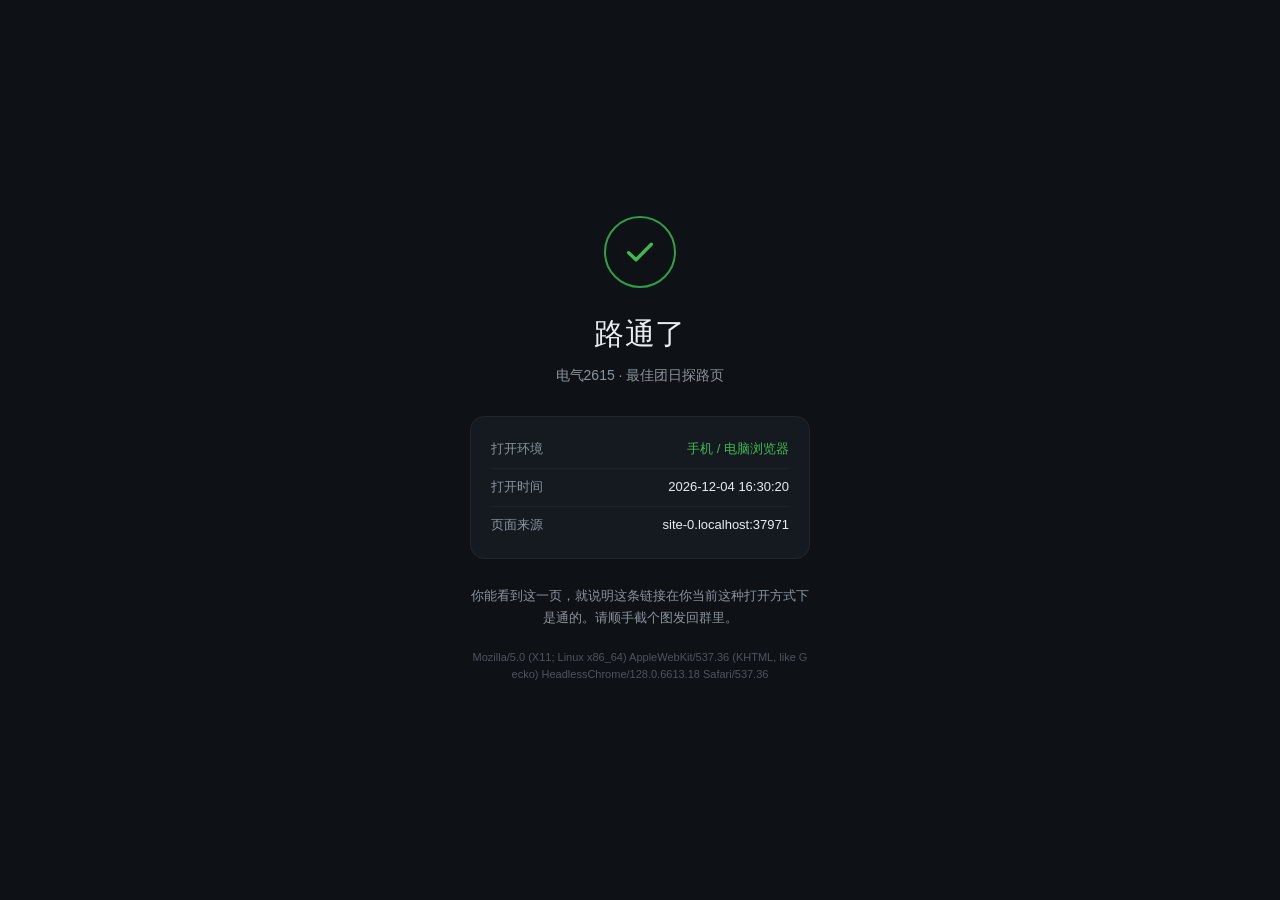
<file: index.html>
<!DOCTYPE html>
<html lang="zh-CN">
<head>
<meta charset="UTF-8">
<meta name="viewport" content="width=device-width, initial-scale=1, viewport-fit=cover">
<meta name="format-detection" content="telephone=no">
<title>探路页 · 电气2615</title>
<style>
*{box-sizing:border-box;margin:0;padding:0}
html,body{height:100%}
body{
  background:#0e1116;color:#e8edf3;
  font:400 16px/1.6 -apple-system,BlinkMacSystemFont,"PingFang SC","Microsoft YaHei",sans-serif;
  display:flex;flex-direction:column;align-items:center;justify-content:center;
  padding:32px 24px calc(32px + env(safe-area-inset-bottom));
  text-align:center;-webkit-text-size-adjust:100%;
}
.mark{
  width:72px;height:72px;border-radius:50%;border:2px solid #2ea043;
  display:flex;align-items:center;justify-content:center;margin-bottom:22px;
}
.mark svg{width:34px;height:34px}
h1{font-size:30px;font-weight:500;letter-spacing:.02em}
.sub{font-size:14px;color:#8b949e;margin-top:6px}
.card{
  margin-top:30px;width:100%;max-width:340px;
  border:1px solid #21262d;border-radius:14px;background:#151a21;
  padding:14px 20px;text-align:left;
}
.row{display:flex;justify-content:space-between;gap:14px;padding:8px 0}
.row + .row{border-top:1px solid #1d2229}
.k{font-size:13px;color:#8b949e;flex:none}
.v{font-size:13px;text-align:right;word-break:break-all}
.v.hi{color:#3fb950;font-weight:500}
.note{margin-top:26px;font-size:13px;color:#8b949e;max-width:340px;line-height:1.7}
.ua{margin-top:20px;font-size:11px;color:#4d545e;word-break:break-all;max-width:340px}
</style>
</head>
<body>
  <div class="mark">
    <svg viewBox="0 0 24 24" fill="none" stroke="#3fb950" stroke-width="2.4" stroke-linecap="round" stroke-linejoin="round"><path d="M4 12.5l5.2 5L20 6.5"/></svg>
  </div>
  <h1>路通了</h1>
  <div class="sub">电气2615 · 最佳团日探路页</div>

  <div class="card">
    <div class="row"><span class="k">打开环境</span><span class="v hi" id="env">识别中…</span></div>
    <div class="row"><span class="k">打开时间</span><span class="v" id="time">—</span></div>
    <div class="row"><span class="k">页面来源</span><span class="v" id="host">—</span></div>
  </div>

  <p class="note">你能看到这一页，就说明这条链接在你当前这种打开方式下是通的。请顺手截个图发回群里。</p>
  <div class="ua" id="ua"></div>

<script>
(function () {
  var ua = navigator.userAgent || "";
  var env = "手机 / 电脑浏览器";
  if (/MicroMessenger/i.test(ua)) env = "微信内置浏览器";
  else if (/\bQQ\//i.test(ua) || /MQQBrowser/i.test(ua)) env = "QQ 内置浏览器";
  else if (/Alipay/i.test(ua)) env = "支付宝内置浏览器";
  else if (/Weibo/i.test(ua)) env = "微博内置浏览器";

  function pad(n) { return n < 10 ? "0" + n : "" + n; }
  var d = new Date();
  var t = d.getFullYear() + "-" + pad(d.getMonth() + 1) + "-" + pad(d.getDate()) +
          " " + pad(d.getHours()) + ":" + pad(d.getMinutes()) + ":" + pad(d.getSeconds());

  document.getElementById("env").textContent = env;
  document.getElementById("time").textContent = t;
  document.getElementById("host").textContent = location.host || "(本地文件打开)";
  document.getElementById("ua").textContent = ua;
})();
</script>
</body>
</html>
</file>
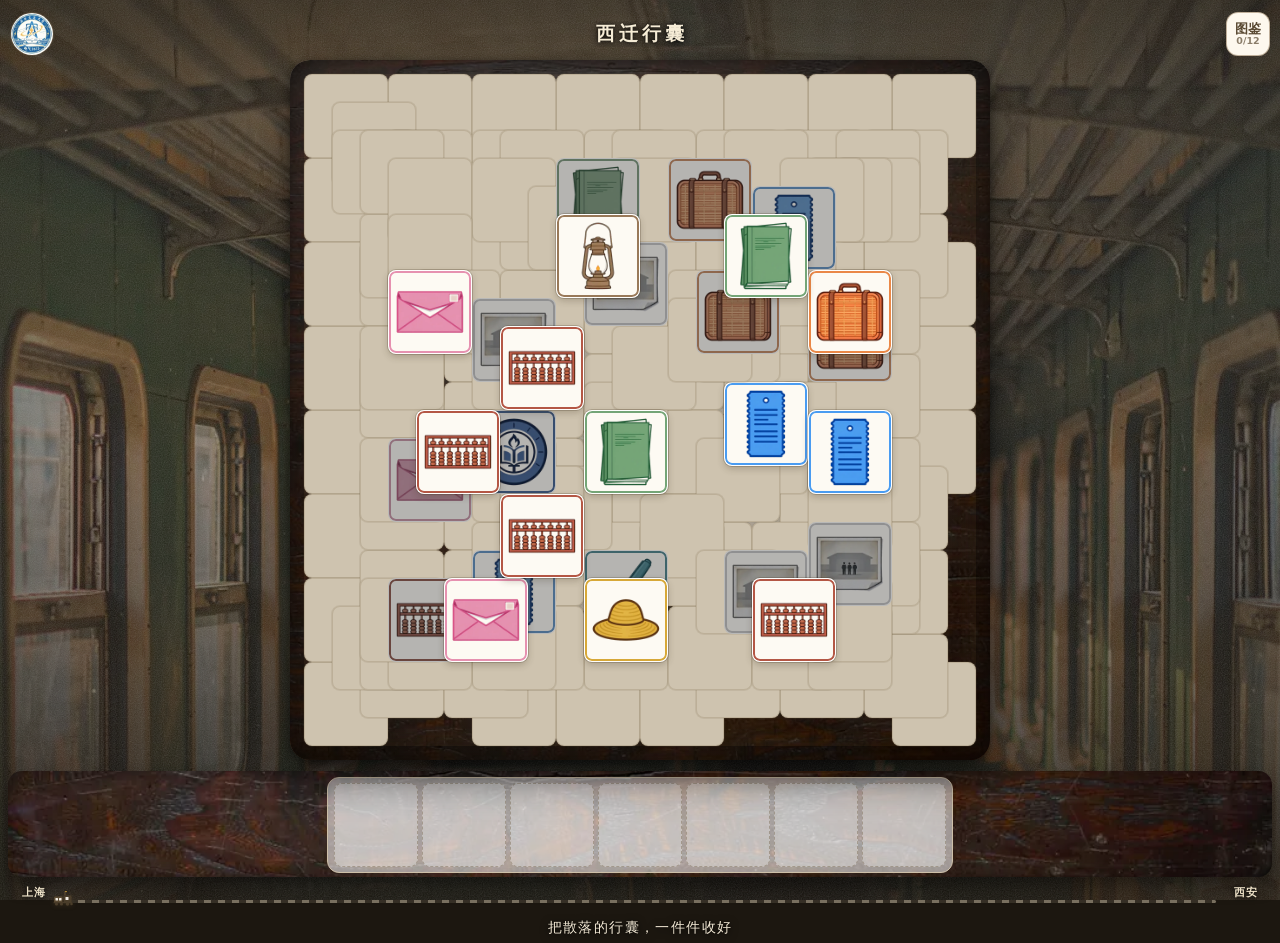
<file: game/index.html>
<!DOCTYPE html>
<html lang="zh-CN">
<head>
  <meta charset="UTF-8">
  <!-- 手机竖屏优先：宽度自适应，禁止放大缩小导致的诡异布局 -->
  <meta name="viewport" content="width=device-width, initial-scale=1.0, viewport-fit=cover">
  <meta name="theme-color" content="#f3ece2">
  <title>西迁行囊 · 三消小游戏</title>
  <!-- 相对路径引用，所以双击 index.html（file://）和放到静态托管上都能用 -->
  <link rel="stylesheet" href="style.css?v=2026-10-11-24">
</head>
<body>

  <!-- ============ 背景层：车厢照片 + 压暗 ============
       固定铺满整个视口（position: fixed），所以内容再多也不会把照片拉变形。
       两层分开写：photo 放照片，veil 放压暗渐变。
       都 pointer-events: none，不挡操作。 -->
  <div id="scene" aria-hidden="true">
    <div id="scenePhoto"></div>
    <div id="sceneVeil"></div>
  </div>

  <!-- ============ 氛围层：飘尘（JS 生成）============ -->
  <div id="atmos" aria-hidden="true"></div>

  <!-- ============ 页面主体：背景图 + 内容 都放在这一层里 ============
       这样背景可以用绝对定位铺满「内容区」，而不是铺满整个视口 ——
       车厢那种长透视图铺满整屏时，中间会被拉得很怪。 -->
  <div id="page">

  <!-- 顶部一行：左班徽 / 中标题 / 右图鉴按钮 -->
  <div id="topBar">
    <!-- 班级班徽（放 assets/class-badge.webp；想换成别的图改 src 即可） -->
    <img id="classBadge" class="top-badge" src="assets/class-badge.webp" alt="电气 2615 班徽" draggable="false">

    <h1 id="gameTitle" class="top-title">西迁行囊</h1>

    <button type="button" id="codexBtn" class="top-codex" title="西迁行囊图鉴">
      <span class="codex-btn-label">图鉴</span>
      <!-- 计数由 game.js 按 TILES.length 算好填进来，所以这里不写死 -->
      <span class="codex-btn-num" id="codexCount">0</span>
    </button>
  </div>

  <main id="app">
    <!-- 牌堆区，两层：
           #stage = 木质桌面（有内边距，四周露出木纹）
           #board = 牌的定位容器（和棋盘严格等大，牌都塞在这里面）
         牌是绝对定位的 DOM 节点，坐标按「格」算。 -->
    <div id="stage">
      <div id="board" aria-label="牌堆"></div>
    </div>

    <!-- 下方卡槽：按关卡配置的格子数（默认 7），按点击顺序从左往右排 -->
    <div id="slotsBar">
      <div id="slots" aria-label="卡槽"></div>
    </div>

    <!-- ============ 旅程进度条：上海 → 西安 ============
         每消掉一组牌，小火车往前挪一点；通关时鸣笛抵达。
         把「收集行李」变成「走完西迁路」，是主题沉浸感的主要来源。
         进度由 game.js 更新，这里只给结构。 -->
    <div id="journey" aria-label="西迁路程">
      <span class="journey-stop from">上海</span>
      <span class="journey-stop to">西安</span>
      <div id="journeyTrack"></div>
      <div id="journeyFill"></div>
      <div id="journeyTrain" aria-hidden="true">
        <!-- 一颗小火车头图标 -->
        <svg viewBox="0 0 44 30" fill="none" xmlns="http://www.w3.org/2000/svg">
          <rect x="2" y="11" width="17" height="12" rx="2" fill="#5a4a33"/>
          <rect x="5" y="14" width="5" height="5" rx="1" fill="#f3ece2"/>
          <rect x="12" y="14" width="5" height="5" rx="1" fill="#f3ece2"/>
          <rect x="21" y="9" width="16" height="14" rx="2" fill="#4a3d2a"/>
          <rect x="25" y="12" width="6" height="6" rx="1" fill="#f3ece2"/>
          <rect x="22" y="3" width="4" height="6" rx="1" fill="#4a3d2a"/>
          <circle cx="24" cy="2" r="2.4" fill="#5a4a33" opacity="0.6"/>
          <rect x="1" y="22" width="37" height="2.6" rx="1.2" fill="#4a3d2a"/>
          <circle cx="7" cy="26" r="3.2" fill="#4a3d2a"/>
          <circle cx="17" cy="26" r="3.2" fill="#4a3d2a"/>
          <circle cx="29" cy="26" r="3.6" fill="#4a3d2a"/>
          <circle cx="37" cy="26" r="2.6" fill="#4a3d2a"/>
          <!-- 车头冒的金色小火星，表示在往前走 -->
          <circle cx="26" cy="1" r="1.6" fill="#e8b23a" opacity="0.85"/>
        </svg>
      </div>
    </div>

    <!-- 主题小字：呼应一下主题，也把牌堆和下面的元素分开 -->
    <div id="subtitle">
      <p class="subtitle-sub">把散落的行囊，一件件收好</p>
    </div>

    <!-- 底部不再放「重新开始」按钮：
         去掉它之后主体才能整体居中，画面更干净。
         需要重开时：输掉/通关的弹窗里都有「再来一局」；
         中途想重开，刷新页面即可（进度本来就存在 sessionStorage 里）。 -->
  </main>

  </div><!-- /#page -->

  <!-- ============ 消牌知识点提示条（自动消失，不挡操作） ============ -->
  <div id="tipbar" class="tipbar" aria-live="polite">
    <span class="tipbar-tag">西迁知识点</span>
    <span id="tipText"></span>
  </div>

  <!-- ============ 在微信 / QQ 里打开时的引导遮罩 ============
       现实：微信和 QQ 的内置浏览器【不允许】网页自动跳到外部浏览器（scheme 被拦），
       而且它们的菜单位置各家版本都不一样（QQ 的部分版本右上角就没有「···」），
       所以给「点某个按钮」的固定引导是不靠谱的。
       这里改成【复制链接 + 把链接显示出来】：
         ① 点「复制链接」→ 复制成功就提示，失败就把链接显示出来让用户长按复制；
         ② 链接始终显示在下面，用户也可以长按手动选。
       点过按钮、或点了「就在这儿玩」之后就不再弹（存在 sessionStorage）。 -->
  <div id="escapeOverlay" class="modal" role="dialog" aria-modal="true">
    <div class="modal-card escape-card">
      <h2 id="escapeTitle">建议用浏览器打开</h2>
      <p id="escapeLead" class="escape-lead"></p>
      <!-- 游戏介绍（沉浸感优先，规则只留一句）
           ⚠️ 刻意不写的东西：
             · 底栏几格、牌堆几层、怎么算输 —— 玩家点两下就懂
             · 「上一局复活过，下一局会变简单」 —— 这是暗牌，说了玩家会故意送局
           ⚠️ 也不要写技术细节（无框架/无依赖/音效合成），读者不关心。 -->
      <div id="escapeIntro" class="escape-intro">
        <p class="ei-lead">
          一款以西迁为主题的<b>三消小游戏</b>。
        </p>
        <p class="ei-story">
          1956 年，一所大学从上海搬到西安。师生们把家当装进箱子，
          一件件写上姓名，带上火车。
        </p>
        <p class="ei-story">
          翻开一张张牌，把散落的行囊收好 —— 十二件物品，
          每一件背后都有一段西迁路上的故事。
        </p>
        <p class="ei-story">三张相同即消除。</p>
        <p class="ei-story">收齐这十二件，你会知道这一路是怎么走过来的。</p>
        <p class="ei-sign">—— 电气 2615 班团日活动作品</p>
      </div>
      <p id="escapeHowto" class="escape-howto"></p>
      <p id="escapeUrl" class="escape-url" tabindex="0"></p>
      <p id="escapeHint" class="escape-hint"></p>
      <button type="button" id="escapeCopyBtn" class="btn btn-primary">复制链接</button>
      <button type="button" id="escapeSkipBtn" class="btn escape-skip">就在这儿玩</button>
    </div>
  </div>

  <!-- ============ 输 / 赢 / 答题复活 弹窗 ============ -->
  <div id="modal" class="modal" role="dialog" aria-modal="true">
    <div class="modal-card">
      <h2 id="modalTitle">提示</h2>
      <p id="modalHint"></p>

      <!-- 答题区：只有「答题复活」时才显示 -->
      <div id="quizBox" class="quiz-box" hidden>
        <p id="quizQuestion" class="quiz-question"></p>
        <div id="quizOptions" class="quiz-options"></div>
        <p id="quizResult" class="quiz-result"></p>
      </div>

      <button type="button" id="modalButton" class="btn btn-primary">再来一局</button>
    </div>
  </div>

  <!-- ============ 图鉴：全部物品（图片 + 名称 + 是否已解锁） ============ -->
  <!-- 用「右上角叉号」关闭，底部不放按钮；整页不可滚动（内容一屏放得下） -->
  <div id="codexModal" class="modal" role="dialog" aria-modal="true">
    <div class="modal-card codex-card">
      <button type="button" id="codexCloseBtn" class="modal-close" aria-label="关闭图鉴">×</button>
      <h2>西迁行囊图鉴</h2>
      <p class="codex-sub" id="codexSub">消除 3 张相同物品，即可解锁它的故事</p>
      <div id="codexGrid" class="codex-grid"></div>
    </div>
  </div>

  <!-- ============ 单个物品详情：图片 + 知识点 + 详细介绍 ============ -->
  <div id="detailModal" class="modal" role="dialog" aria-modal="true">
    <div class="modal-card detail-card">
      <button type="button" id="detailCloseBtn" class="modal-close" aria-label="关闭">×</button>
      <div id="detailPic" class="detail-pic"></div>
      <h2 id="detailTitle">物品</h2>
      <p id="detailKnowledge" class="detail-knowledge"></p>
      <p id="detailBody" class="detail-body"></p>
    </div>
  </div>

  <script src="tile-story.js?v=2026-10-11-24"></script>
  <script src="stats-config.js?v=2026-10-11-24"></script>
  <script src="stats.js?v=2026-10-11-24"></script>
  <script src="sfx.js?v=2026-10-11-24"></script>
  <script src="game.js?v=2026-10-11-24"></script>
  <!-- fx.js 放最后：它要在 game.js 定义完、页面元素都在之后再挂动效 -->
  <script src="fx.js?v=2026-10-11-24"></script>
</body>
</html>
</file>
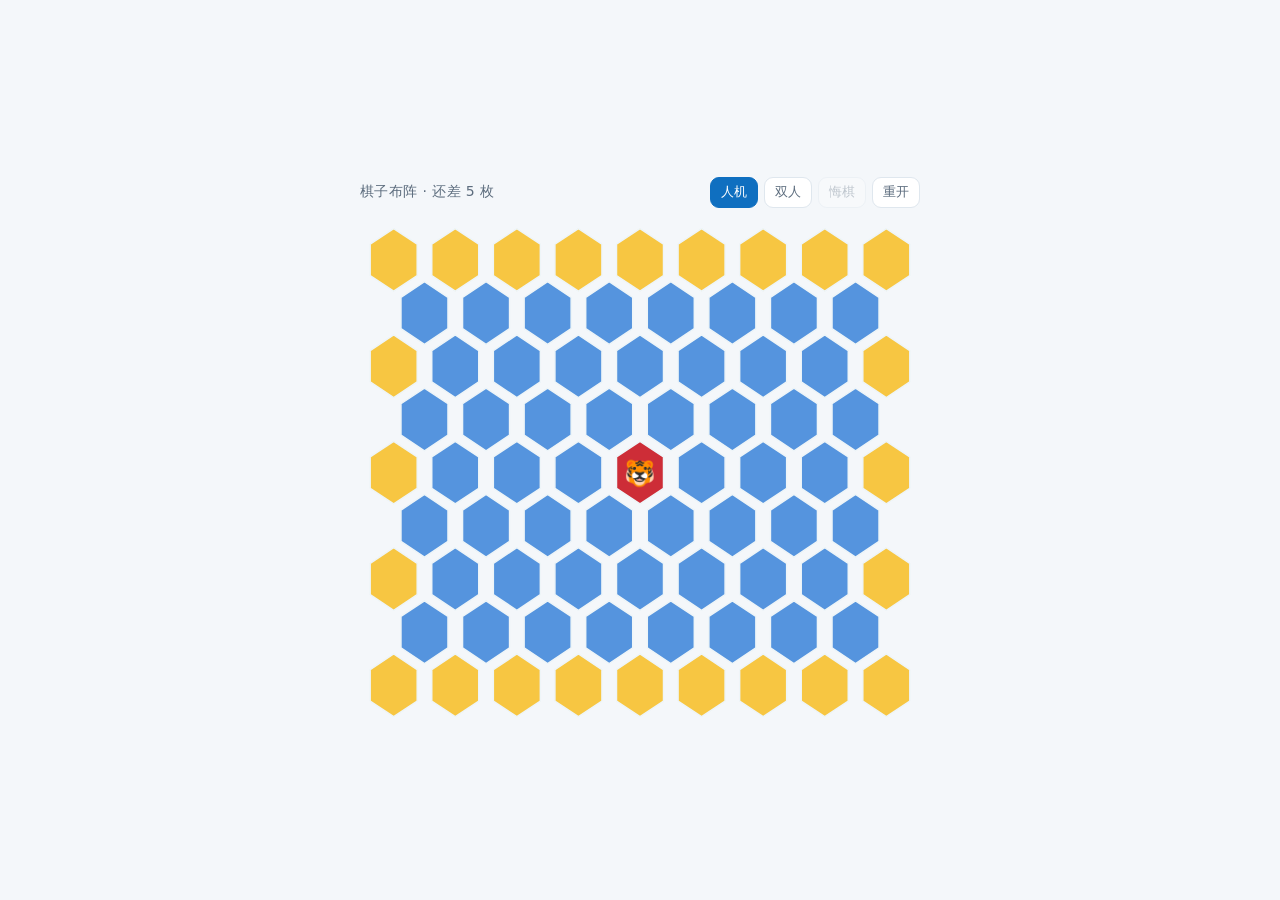
<file: toy/index.html>
<!DOCTYPE html>
<html lang="zh-CN">
<head>
<meta charset="utf-8">
<meta name="viewport" content="width=device-width, initial-scale=1">
<title>玩偶突围</title>
<style>
  *{box-sizing:border-box;-webkit-tap-highlight-color:transparent}
  body{
    margin:0;min-height:100vh;display:flex;flex-direction:column;
    align-items:center;justify-content:center;gap:14px;padding:24px;
    background:#f4f7fa;color:#1b2733;
    font-family:"PingFang SC","Microsoft YaHei",system-ui,sans-serif;
  }
  .top{width:min(92vw,560px);display:flex;align-items:center;justify-content:space-between;gap:12px}
  .status{font-size:14px;color:#5d6d7e;letter-spacing:.4px}
  .status.win{color:#1b2733;font-weight:600}
  button{
    font-family:inherit;cursor:pointer;border:1px solid #dfe7ee;background:#fff;
    color:#5d6d7e;font-size:12.5px;padding:6px 10px;border-radius:9px;
  }
  button:hover{color:#1b2733;border-color:#c6d5e2}
  button:disabled{opacity:.35;cursor:default;border-color:#dfe7ee;color:#5d6d7e}
  button.on{background:#0f6fc0;border-color:#0f6fc0;color:#fff}
  .acts{display:flex;gap:6px}
  svg{width:min(92vw,560px);height:auto;display:block}
  .cell{cursor:default}
  .cell polygon{transition:fill .14s}
  .cell.placeable,.cell.hintable{cursor:pointer}
  .cell.placeable:hover polygon{fill:#7ab4ea}
  .cell.hintable:hover polygon{fill:#7ab4ea}
  .toy{font-size:27px;text-anchor:middle;dominant-baseline:central;pointer-events:none}
  @keyframes blip{from{opacity:.85;transform:scale(.55)}to{opacity:0;transform:scale(1.3)}}
  .blip{animation:blip .55s ease-out forwards;transform-box:fill-box;transform-origin:center}
</style>
</head>
<body>

<div class="top">
  <span class="status" id="status"></span>
  <span class="acts">
    <button id="modePve" class="on">人机</button>
    <button id="modePvp">双人</button>
    <button id="undo">悔棋</button>
    <button id="reset">重开</button>
  </span>
</div>
<svg id="board" xmlns="http://www.w3.org/2000/svg"></svg>

<script>
/*__ENGINE_START__*/
/* 9 行：偶数行 9 格、奇数行 8 格（向右缩进半格）。
   '.' 是地垫上没有格子的空区域，不画、不可落子、不可通行。
   Y=黄区（玩偶目标） B=蓝格 R=玩偶起点 */
var BOARD = [
  'YYYYYYYYY',
  '.BBBBBBBB.',
  'YBBBBBBBY',
  '.BBBBBBBB.',
  'YBBBRBBBY',
  '.BBBBBBBB.',
  'YBBBBBBBY',
  '.BBBBBBBB.',
  'YYYYYYYYY'
];
var TOY_START = { r: 4, k: 4 };
var DEPLOY = 5;              /* 开局布阵枚数 */

function cellAt(r, k) {
  if (r < 0 || r >= BOARD.length) return null;
  var row = BOARD[r];
  if (k < 0 || k >= row.length) return null;
  var c = row.charAt(k);
  return c === '.' ? null : c;
}
function isGoal(r, k) { return cellAt(r, k) === 'Y'; }
function isOpen(r, k) {
  var c = cellAt(r, k);
  return c === 'B' || c === 'Y';
}
function key(r, k) { return r + ':' + k; }

/* 六邻域：同行左右各一；上下两行各两格（奇数行错开半格） */
function neighbors(r, k) {
  var out = [[r, k - 1], [r, k + 1]];
  if (r % 2 === 0) out.push([r - 1, k], [r - 1, k + 1], [r + 1, k], [r + 1, k + 1]);
  else out.push([r - 1, k - 1], [r - 1, k], [r + 1, k - 1], [r + 1, k]);
  return out.filter(function (p) { return cellAt(p[0], p[1]) !== null; });
}

function newGame() {
  return {
    phase: 'deploy',          /* deploy=开局布阵，玩偶不动 */
    turn: 'stone',
    stones: [],
    toy: { r: TOY_START.r, k: TOY_START.k },
    left: DEPLOY,
    winner: null
  };
}
function deploying(st) { return st.phase === 'deploy'; }
function stoneMap(st) {
  var m = {};
  for (var i = 0; i < st.stones.length; i++) m[key(st.stones[i].r, st.stones[i].k)] = true;
  return m;
}

function canPlace(st, r, k) {
  if (st.winner || st.turn !== 'stone') return false;
  if (!isOpen(r, k)) return false;
  if (st.toy.r === r && st.toy.k === k) return false;
  return !stoneMap(st)[key(r, k)];
}
function place(st, r, k) {
  if (!canPlace(st, r, k)) return false;
  st.stones.push({ r: r, k: k });
  if (cutOff(st)) { st.winner = 'stone'; return true; }
  if (st.phase === 'deploy') {
    st.left--;
    if (st.left === 0) { st.phase = 'play'; st.turn = 'toy'; }
    return true;
  }
  st.turn = 'toy';
  return true;
}

function canMoveToy(st, r, k) {
  if (st.winner || st.turn !== 'toy') return false;
  if (cellAt(r, k) === null) return false;
  if (stoneMap(st)[key(r, k)]) return false;
  var ns = neighbors(st.toy.r, st.toy.k);
  for (var i = 0; i < ns.length; i++) if (ns[i][0] === r && ns[i][1] === k) return true;
  return false;
}
function moveToy(st, r, k) {
  if (!canMoveToy(st, r, k)) return false;
  st.toy = { r: r, k: k };
  if (isGoal(r, k)) { st.winner = 'toy'; return true; }
  if (cutOff(st)) { st.winner = 'stone'; return true; }
  st.turn = 'stone';
  return true;
}

/* 玩偶可达格子（不含棋子） */
function reachable(st) {
  var m = stoneMap(st), seen = {}, q = [[st.toy.r, st.toy.k]];
  seen[key(st.toy.r, st.toy.k)] = true;
  while (q.length) {
    var cur = q.shift(), ns = neighbors(cur[0], cur[1]);
    for (var i = 0; i < ns.length; i++) {
      var kk = key(ns[i][0], ns[i][1]);
      if (seen[kk] || m[kk]) continue;
      seen[kk] = true;
      q.push([ns[i][0], ns[i][1]]);
    }
  }
  return seen;
}
function goalReachable(st) {
  var rr = reachable(st);
  for (var r = 0; r < BOARD.length; r++)
    for (var k = 0; k < BOARD[r].length; k++)
      if (BOARD[r].charAt(k) === 'Y' && rr[key(r, k)]) return true;
  return false;
}
function cutOff(st) { return !goalReachable(st); }

/* 玩偶到最近黄格的步数（不可达返回 Infinity） */
function distToGoal(st) {
  var m = stoneMap(st), seen = {}, q = [[st.toy.r, st.toy.k, 0]];
  seen[key(st.toy.r, st.toy.k)] = true;
  while (q.length) {
    var cur = q.shift(), r = cur[0], k = cur[1], d = cur[2];
    if (isGoal(r, k)) return d;
    var ns = neighbors(r, k);
    for (var i = 0; i < ns.length; i++) {
      var kk = key(ns[i][0], ns[i][1]);
      if (seen[kk] || m[kk]) continue;
      seen[kk] = true;
      q.push([ns[i][0], ns[i][1], d + 1]);
    }
  }
  return Infinity;
}
/*__ENGINE_END__*/

/* ---------- AI：玩偶方 ----------
   判定依据是点连通度（Menger 定理），不是打分估算。

   从玩偶下一步的落点出发，数一数有几条"互不共用格子"的路线能走到黄区，记作 λ。
   对手每回合只能落一枚棋子，一枚棋子最多掐断其中一条路线。
   落点到黄区还要走 d 步，这期间对手只有 d-1 次落子机会。
   所以只要 λ ≥ d，无论对手把棋子摆在哪，总有一条路线是完整的 —— 数学上必胜。

   在满足 λ ≥ d 的走法里挑 d 最小的（最快到达），d 相同再挑 λ 最大的（最稳）。 */

var CELLS = 82, FLOW_N = CELLS * 2 + 2, F_S = CELLS * 2, F_T = CELLS * 2 + 1;
var aAdj = [], aOpen = [], aGoal = [], aIsGoal = new Uint8Array(CELLS);

(function () {
  var r, k, i;
  for (r = 0; r < BOARD.length; r++) {
    for (k = 0; k < BOARD[r].length; k++) {
      if (cellAt(r, k) === null) continue;
      i = r * 9 + k;
      aOpen.push(i);
      if (cellAt(r, k) === 'Y') { aGoal.push(i); aIsGoal[i] = 1; }
    }
  }
  for (r = 0; r < BOARD.length; r++) {
    for (k = 0; k < BOARD[r].length; k++) {
      if (cellAt(r, k) === null) continue;
      var ns = neighbors(r, k), list = [];
      for (i = 0; i < ns.length; i++) list.push(ns[i][0] * 9 + ns[i][1]);
      aAdj[r * 9 + k] = list;
    }
  }
})();

/* 从 start 出发到黄区的点不相交路线数。
   每格拆成"入口→出口"两半、中间容量 1，走一次就占掉；start 和终点不受此限。 */
function aFlow(occ, start) {
  var to = [], cap = [], head = [], i, j, u, v, e;
  for (i = 0; i < FLOW_N; i++) head.push([]);
  function add(a, b, c) {
    head[a].push(to.length); to.push(b); cap.push(c);
    head[b].push(to.length); to.push(a); cap.push(0);
  }
  for (j = 0; j < aOpen.length; j++) {
    u = aOpen[j];
    if (occ[u]) { add(u * 2, u * 2 + 1, 0); continue; }
    add(u * 2, u * 2 + 1, (u === start || aIsGoal[u]) ? 1e9 : 1);
  }
  for (j = 0; j < aOpen.length; j++) {
    u = aOpen[j];
    if (occ[u]) continue;
    var list = aAdj[u];
    for (i = 0; i < list.length; i++) {
      v = list[i];
      if (v < u || occ[v]) continue;
      add(u * 2 + 1, v * 2, 1e9);
      add(v * 2 + 1, u * 2, 1e9);
    }
  }
  for (j = 0; j < aGoal.length; j++) if (!occ[aGoal[j]]) add(aGoal[j] * 2 + 1, F_T, 1e9);
  add(F_S, start * 2, 1e9);

  var level = new Int32Array(FLOW_N), it = new Int32Array(FLOW_N), q = new Int32Array(FLOW_N);
  var total = 0, h, t, hs, f2;

  function dfs(x, f) {
    if (x === F_T) return f;
    var hx = head[x];
    for (; it[x] < hx.length; it[x]++) {
      var ee = hx[it[x]], vv = to[ee];
      if (cap[ee] <= 0 || level[vv] !== level[x] + 1) continue;
      var d = dfs(vv, Math.min(f, cap[ee]));
      if (d > 0) { cap[ee] -= d; cap[ee ^ 1] += d; return d; }
    }
    return 0;
  }

  for (;;) {
    level.fill(-1); level[F_S] = 0;
    h = 0; t = 0; q[t++] = F_S;
    while (h < t) {
      u = q[h++];
      hs = head[u];
      for (i = 0; i < hs.length; i++) {
        e = hs[i]; v = to[e];
        if (cap[e] > 0 && level[v] < 0) { level[v] = level[u] + 1; q[t++] = v; }
      }
    }
    if (level[F_T] < 0) break;
    it.fill(0);
    while ((f2 = dfs(F_S, 1e9)) > 0) total += f2;
  }
  return total;
}

/* 到黄区的步数（被围死返回 Infinity） */
var aDep = new Int16Array(CELLS), aStamp = new Int32Array(CELLS),
  aQueue = new Int32Array(CELLS), aCS = 0;

function aBfs(occ, toy) {
  aCS++;
  var h = 0, t = 0, dist = Infinity, i;
  aQueue[t++] = toy; aDep[toy] = 0; aStamp[toy] = aCS;
  while (h < t) {
    var u = aQueue[h++], d = aDep[u], list = aAdj[u];
    if (aIsGoal[u] && d < dist) dist = d;
    for (i = 0; i < list.length; i++) {
      var v = list[i];
      if (aStamp[v] === aCS || occ[v]) continue;
      aStamp[v] = aCS; aDep[v] = d + 1; aQueue[t++] = v;
    }
  }
  return dist;
}

function bestToyMove(st) {
  var occ = new Uint8Array(CELLS), i, j;
  for (i = 0; i < st.stones.length; i++) occ[st.stones[i].r * 9 + st.stones[i].k] = 1;
  var t = st.toy.r * 9 + st.toy.k, ns = aAdj[t], cands = [];

  for (j = 0; j < ns.length; j++) {
    var m = ns[j];
    if (occ[m]) continue;
    if (aIsGoal[m]) return [Math.floor(m / 9), m % 9];      /* 一步到，直接赢 */
    var lam = aFlow(occ, m);
    var dm = aBfs(occ, m);
    cands.push({ m: m, lam: lam, d: dm === Infinity ? 999 : dm });
  }
  if (!cands.length) return null;

  cands.sort(function (a, b) { return (a.d - b.d) || (b.lam - a.lam); });

  var pick = null;
  for (i = 0; i < cands.length; i++) {
    if (cands[i].lam >= cands[i].d) { pick = cands[i]; break; }   /* 有必胜保证的 */
  }
  if (!pick) pick = cands[0];        /* 被围死时保底：走最宽的那条路 */
  return [Math.floor(pick.m / 9), pick.m % 9];
}

/* ---------- 几何 ---------- */
var HH = 33.6, HW = Math.sqrt(3) * HH / 2;
var COL = 66, ROW = 57, OX = 37, OY = 8;

function cxOf(r, k) { return (r % 2 === 0 ? OX + HW : OX - 33 + HW) + COL * k; }
function cyOf(r) { return OY + HH + ROW * r; }
function hexPoints(cx, cy) {
  var pts = [], i, a;
  for (i = 0; i < 6; i++) {
    a = Math.PI / 180 * (60 * i - 90);
    pts.push((cx + HW * Math.cos(a)).toFixed(2) + ',' + (cy + HH * Math.sin(a)).toFixed(2));
  }
  return pts.join(' ');
}

/* ---------- 界面 ---------- */
var SVGNS = 'http://www.w3.org/2000/svg';
var boardEl = document.getElementById('board');
var statusEl = document.getElementById('status');
var undoEl = document.getElementById('undo');
var COLOR = { Y: '#f7c642', B: '#5594de', R: '#cd2d37' };

var game = newGame();

function el(name, attrs) {
  var n = document.createElementNS(SVGNS, name);
  for (var a in attrs) if (attrs.hasOwnProperty(a)) n.setAttribute(a, attrs[a]);
  return n;
}

function render() {
  boardEl.innerHTML = '';

  var s = stoneMap(game);
  var minX = 1e9, maxX = -1e9, minY = 1e9, maxY = -1e9;

  /* 玩偶这边由人来走时（双人模式），亮出能走的相邻格 */
  var moves = {};
  if (toyIsHuman() && game.turn === 'toy' && !game.winner) {
    var tns = neighbors(game.toy.r, game.toy.k);
    for (var q = 0; q < tns.length; q++) {
      if (!s[key(tns[q][0], tns[q][1])]) moves[key(tns[q][0], tns[q][1])] = true;
    }
  }

  for (var r = 0; r < BOARD.length; r++) {
    for (var k = 0; k < BOARD[r].length; k++) {
      var ch = cellAt(r, k);
      if (ch === null) continue;
      var cx = cxOf(r, k), cy = cyOf(r);
      if (cx - HW < minX) minX = cx - HW;
      if (cx + HW > maxX) maxX = cx + HW;
      if (cy - HH < minY) minY = cy - HH;
      if (cy + HH > maxY) maxY = cy + HH;

      var cls = 'cell';
      if (moves[key(r, k)]) cls += ' hintable';
      else if (!game.winner && game.turn === 'stone' && canPlace(game, r, k)) cls += ' placeable';

      var g = el('g', { 'class': cls, 'data-r': r, 'data-k': k });
      g.appendChild(el('polygon', {
        points: hexPoints(cx, cy),
        fill: COLOR[ch] || '#5594de',
        stroke: '#eef5f8',
        'stroke-width': 1.6,
        'stroke-linejoin': 'round'
      }));

      if (moves[key(r, k)])
        g.appendChild(el('circle', { cx: cx, cy: cy, r: 5.5, fill: '#ffffff', opacity: .85 }));

      if (s[key(r, k)]) {
        g.appendChild(el('circle', { cx: cx, cy: cy, r: 13.5, fill: '#33445a' }));
        g.appendChild(el('circle', { cx: cx, cy: cy - 3.2, r: 4.6, fill: '#fff', opacity: .16 }));
      }

      if (game.toy.r === r && game.toy.k === k) {
        if (justMoved) {
          g.appendChild(el('circle', {
            cx: cx, cy: cy, r: 16, fill: 'none',
            stroke: '#ffffff', 'stroke-width': 3, 'class': 'blip'
          }));
        }
        var t = el('text', { x: cx, y: cy + 1, 'class': 'toy' });
        t.textContent = '🐯';
        g.appendChild(t);
      }

      g.addEventListener('click', onCell);
      boardEl.appendChild(g);
    }
  }

  var PAD = 7;
  boardEl.setAttribute('viewBox',
    (minX - PAD).toFixed(1) + ' ' + (minY - PAD).toFixed(1) + ' ' +
    (maxX - minX + PAD * 2).toFixed(1) + ' ' + (maxY - minY + PAD * 2).toFixed(1));

  if (game.winner) {
    statusEl.textContent = game.winner === 'toy' ? '玩偶突围成功' : '棋子封死了通路';
    statusEl.className = 'status win';
  } else {
    statusEl.className = 'status';
    if (game.turn === 'stone') {
      statusEl.textContent = deploying(game)
        ? '棋子布阵 · 还差 ' + game.left + ' 枚'
        : (mode === 'pvp' ? '棋子方落子' : '你落子');
    } else {
      statusEl.textContent = mode === 'pvp' ? '玩偶方走一格' : '玩偶思考中';
    }
  }

  undoEl.disabled = aiBusy || undoStack.length === 0;
}

var mode = 'pve';            /* pve=你执棋子打 AI 玩偶；pvp=两人轮流 */
var aiBusy = false;
function toyIsHuman() { return mode === 'pvp'; }
function humanTurn() { return game.turn === 'stone' || toyIsHuman(); }
var justMoved = false;
var undoStack = [];          /* 每次玩家行动前存一份局面，悔棋时整步退回 */

function snapshot(st) {
  return {
    phase: st.phase, turn: st.turn, left: st.left, winner: st.winner,
    stones: st.stones.map(function (p) { return { r: p.r, k: p.k }; }),
    toy: { r: st.toy.r, k: st.toy.k }
  };
}

/* AI 只在人机模式里执玩偶走一步 */
function aiTurn() {
  if (mode !== 'pve' || aiBusy || game.winner || game.turn !== 'toy') return;
  aiBusy = true;
  render();
  setTimeout(function () {
    var mv = bestToyMove(game);
    if (mv) { moveToy(game, mv[0], mv[1]); justMoved = true; }
    aiBusy = false;
    render();
  }, 200);
}

function onCell(e) {
  var g = e.currentTarget;
  var r = +g.getAttribute('data-r'), k = +g.getAttribute('data-k');
  if (aiBusy || game.winner || !humanTurn()) return;

  undoStack.push(snapshot(game));
  var ok = (game.turn === 'toy') ? moveToy(game, r, k) : place(game, r, k);
  if (!ok) { undoStack.pop(); return; }

  justMoved = false;
  render();
  aiTurn();
}

function undo() {
  if (aiBusy || !undoStack.length) return;
  game = undoStack.pop();        /* 退回自己上一步之前，AI 的应手一并撤掉 */
  justMoved = false;
  render();
}

function restart() {
  aiBusy = false;
  justMoved = false;
  undoStack = [];
  game = newGame();
  render();
  aiTurn();
}

function syncMode() {
  document.getElementById('modePve').classList.toggle('on', mode === 'pve');
  document.getElementById('modePvp').classList.toggle('on', mode === 'pvp');
}

function setMode(m) {
  if (mode === m) return;
  mode = m;
  syncMode();
  restart();
}

document.getElementById('modePve').addEventListener('click', function () { setMode('pve'); });
document.getElementById('modePvp').addEventListener('click', function () { setMode('pvp'); });
document.getElementById('undo').addEventListener('click', undo);
document.getElementById('reset').addEventListener('click', restart);

syncMode();
restart();
</script>
</body>
</html>
</file>
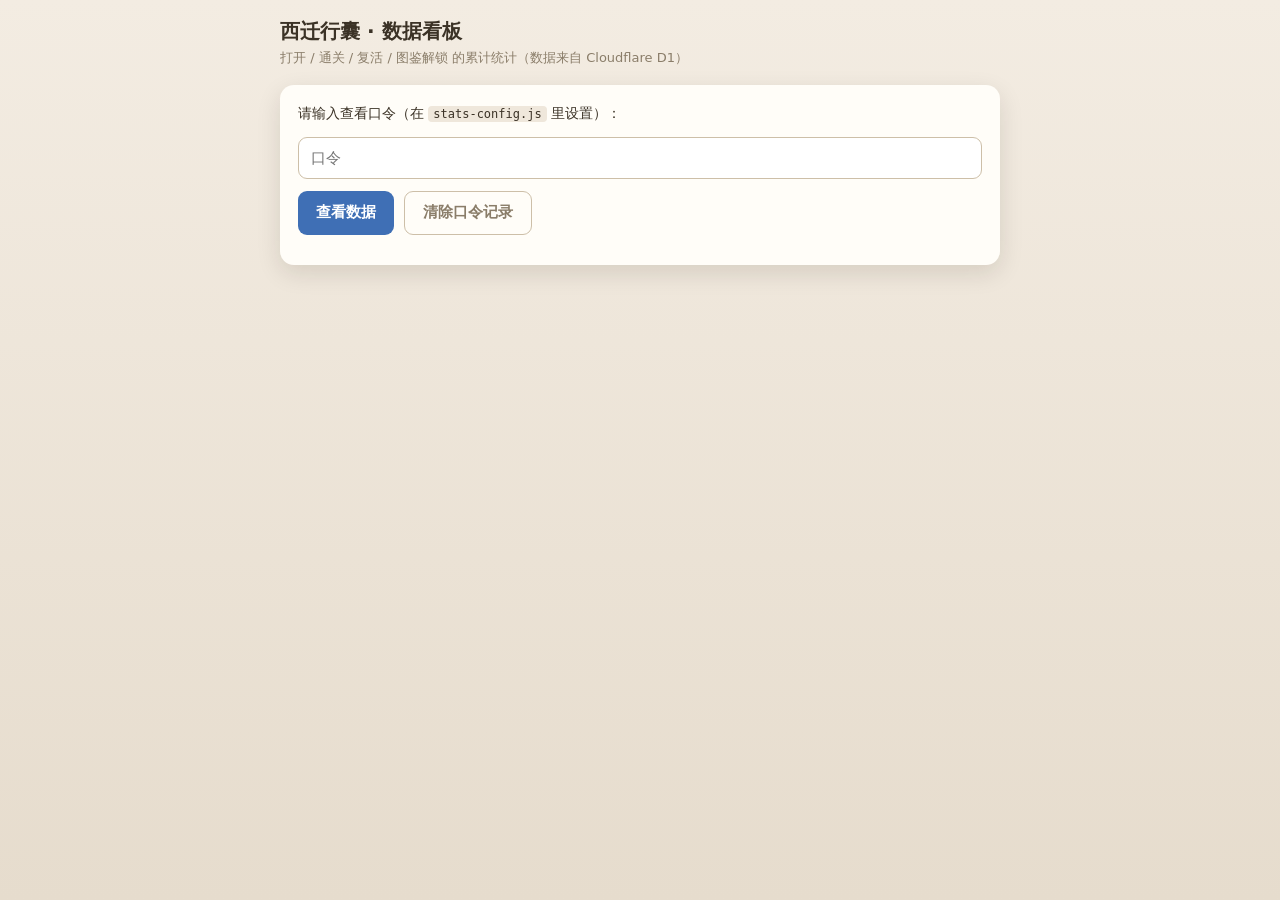
<file: game/stats.html>
<!DOCTYPE html>
<html lang="zh-CN">
<head>
  <meta charset="UTF-8">
  <meta name="viewport" content="width=device-width, initial-scale=1.0">
  <meta name="robots" content="noindex, nofollow">
  <title>西迁行囊 · 数据看板</title>
  <style>
    :root {
      --bg: #f3ece2; --card: #fffdf8; --ink: #3b3226;
      --ink-soft: #8a7d69; --line: #cdbfa8; --accent: #b5563f;
    }
    * { box-sizing: border-box; }
    body {
      margin: 0; padding: 18px 14px 40px;
      background: linear-gradient(180deg, var(--bg) 0%, #e6dccd 100%);
      color: var(--ink); min-height: 100vh;
      font-family: "PingFang SC", "Microsoft YaHei", system-ui, sans-serif;
    }
    h1 { font-size: 20px; margin: 0 0 4px; }
    .sub { margin: 0 0 18px; font-size: 13px; color: var(--ink-soft); }
    .wrap { max-width: 720px; margin: 0 auto; }
    .gate {
      background: var(--card); border-radius: 14px; padding: 18px;
      box-shadow: 0 8px 24px rgba(30,22,12,.12);
    }
    .gate p { margin: 0 0 12px; font-size: 13.5px; line-height: 1.6; }
    input {
      width: 100%; padding: 11px 12px; font-size: 15px; font-family: inherit;
      border: 1px solid var(--line); border-radius: 9px; margin-bottom: 12px;
      background: #fff;
    }
    button {
      min-height: 44px; padding: 10px 18px; font-family: inherit; font-size: 15px;
      font-weight: 600; color: #fff; background: #3f6fb5; border: 0;
      border-radius: 9px; cursor: pointer;
    }
    button:active { transform: translateY(1px); }
    button.ghost { background: transparent; color: var(--ink-soft); border: 1px solid var(--line); }
    .row { display: flex; gap: 10px; flex-wrap: wrap; align-items: center; }
    .cards { display: grid; grid-template-columns: repeat(2, 1fr); gap: 10px; margin-bottom: 18px; }
    @media (min-width: 560px) { .cards { grid-template-columns: repeat(4, 1fr); } }
    .card {
      background: var(--card); border-radius: 12px; padding: 14px 12px;
      box-shadow: 0 2px 8px rgba(60,45,25,.08);
    }
    .card .k { font-size: 12px; color: var(--ink-soft); margin-bottom: 6px; }
    .card .v { font-size: 26px; font-weight: 700; line-height: 1.1; }
    .card .u { font-size: 11px; color: var(--ink-soft); margin-top: 4px; }
    table { width: 100%; border-collapse: collapse; background: var(--card); border-radius: 12px; overflow: hidden; }
    th, td { padding: 9px 10px; font-size: 13px; text-align: right; border-bottom: 1px solid #efe7db; }
    th:first-child, td:first-child { text-align: left; }
    th { background: #f7f2e8; font-weight: 600; color: var(--ink-soft); font-size: 12px; }
    tr:last-child td { border-bottom: 0; }
    .msg { margin-top: 12px; font-size: 13px; }
    .msg.err { color: #8a3a2a; }
    .msg.ok { color: #2f5a2f; }
    .hint { margin-top: 16px; font-size: 12px; line-height: 1.7; color: var(--ink-soft); }
    code { background: #efe7db; padding: 1px 5px; border-radius: 4px; font-size: 12px; }
    .hidden { display: none; }
  </style>
</head>
<body>
<div class="wrap">
  <h1>西迁行囊 · 数据看板</h1>
  <p class="sub">打开 / 通关 / 复活 / 图鉴解锁 的累计统计（数据来自 Cloudflare D1）</p>

  <!-- 口令门（只是防止误点进来，不是安全边界，见页面底部说明） -->
  <div id="gate" class="gate">
    <p>请输入查看口令（在 <code>stats-config.js</code> 里设置）：</p>
    <input type="password" id="pass" placeholder="口令" autocomplete="off">
    <div class="row">
      <button id="enterBtn">查看数据</button>
      <button id="clearBtn" class="ghost">清除口令记录</button>
    </div>
    <div id="gateMsg" class="msg err"></div>
  </div>

  <!-- 数据区 -->
  <div id="dash" class="hidden">
    <div class="cards">
      <div class="card"><div class="k">打开链接</div><div class="v" id="cOpen">—</div><div class="u" id="uOpen"></div></div>
      <div class="card"><div class="k">通关</div><div class="v" id="cWin">—</div><div class="u" id="uWin"></div></div>
      <div class="card"><div class="k">复活</div><div class="v" id="cRevive">—</div><div class="u" id="uRevive"></div></div>
      <div class="card"><div class="k">图鉴解锁</div><div class="v" id="cCodex">—</div><div class="u" id="uCodex"></div></div>
    </div>

    <table>
      <thead>
        <tr>
          <th>日期</th><th>打开</th><th>通关</th><th>失败</th><th>复活</th><th>图鉴</th><th>设备数</th>
        </tr>
      </thead>
      <tbody id="tbody"></tbody>
    </table>

    <div class="row" style="margin-top:14px">
      <button id="refreshBtn">刷新</button>
      <button id="outBtn" class="ghost">退出</button>
    </div>
    <div id="dashMsg" class="msg"></div>

    <p class="hint">
      「打开」= 进页面次数，不等于人数；「设备数」按浏览器本地标识去重。<br>
      失败次数是顺手记的，能看出大家卡在哪一关。<br>
      <strong>提醒</strong>：这是纯静态页面，口令只是防误点，不是真正的权限控制 ——
      谁看了源码都能绕过。数据本身不敏感（就是几个计数），所以够用；
      真要做严格权限，得给这个页面单独接一道后端鉴权。
    </p>
  </div>
</div>

<script src="stats-config.js"></script>
<script>
(function () {
  'use strict';
  var cfg = window.XXY_STATS_CONFIG || {};
  var API = (cfg.apiBase || '').replace(/\/+$/, '');
  var SECRET = cfg.secret || '';
  var PASS = cfg.adminPass || '';

  var $ = function (id) { return document.getElementById(id); };
  var gate = $('gate'), dash = $('dash');

  function showDash(on) {
    gate.className = on ? 'gate hidden' : 'gate';
    dash.className = on ? '' : 'hidden';
  }

  function fmtSummary(rows) {
    var sum = { open: 0, win: 0, lose: 0, revive: 0, codex: 0 };
    for (var i = 0; i < rows.length; i++) {
      var r = rows[i];
      if (sum[r.event] !== undefined) sum[r.event] += r.count;
    }
    $('cOpen').textContent = sum.open;
    $('cWin').textContent = sum.win;
    $('cRevive').textContent = sum.revive;
    $('cCodex').textContent = sum.codex;
    $('uWin').textContent = sum.open ? ('通关率 ' + (sum.win / sum.open * 100).toFixed(1) + '%') : '';
    $('uRevive').textContent = sum.open ? ('人均 ' + (sum.revive / sum.open).toFixed(2) + ' 次') : '';
    $('uCodex').textContent = sum.open ? ('人均 ' + (sum.codex / sum.open).toFixed(2) + ' 个') : '';
    $('uOpen').textContent = '累计进页面';
  }

  function buildTable(rows) {
    // 按「日期 + 事件」聚合
    var byDay = {};
    for (var i = 0; i < rows.length; i++) {
      var r = rows[i];
      var day = (r.created_at || '').slice(0, 10) || '未知';
      if (!byDay[day]) byDay[day] = { open: 0, win: 0, lose: 0, revive: 0, codex: 0, devices: {} };
      if (byDay[day][r.event] !== undefined) byDay[day][r.event] += r.count;
      if (r.device_id) byDay[day].devices[r.device_id] = 1;
    }
    var days = Object.keys(byDay).sort().reverse();
    var tb = $('tbody');
    tb.innerHTML = '';
    if (!days.length) {
      var tr = document.createElement('tr');
      var td = document.createElement('td');
      td.colSpan = 7; td.textContent = '还没有数据'; td.style.textAlign = 'center';
      tr.appendChild(td); tb.appendChild(tr);
      return;
    }
    for (var d = 0; d < days.length; d++) {
      var day = days[d], v = byDay[day];
      var tr2 = document.createElement('tr');
      var cells = [day, v.open, v.win, v.lose, v.revive, v.codex, Object.keys(v.devices).length];
      for (var c = 0; c < cells.length; c++) {
        var td2 = document.createElement('td');
        td2.textContent = cells[c];
        tr2.appendChild(td2);
      }
      tb.appendChild(tr2);
    }
  }

  function load() {
    var msg = $('dashMsg');
    msg.className = 'msg';
    msg.textContent = '读取中…';
    if (!API || !SECRET) {
      msg.className = 'msg err';
      msg.textContent = '还没配置后端：请在 stats-config.js 里填 apiBase 和 secret。';
      return;
    }
    fetch(API + '/stats-api?limit=20000&secret=' + encodeURIComponent(SECRET))
      .then(function (res) {
        if (res.status === 401) throw new Error('口令不对（secret 和 Cloudflare 上的 STATS_SECRET 不一致）');
        if (!res.ok) throw new Error('HTTP ' + res.status);
        return res.json();
      }).then(function (data) {
        var rows = (data && data.rows) ? data.rows : [];
        fmtSummary(rows);
        buildTable(rows);
        msg.className = 'msg ok';
        msg.textContent = '共 ' + rows.length + ' 条记录，' + new Date().toLocaleTimeString() + ' 更新';
      }).catch(function (err) {
        msg.className = 'msg err';
        msg.textContent = '读取失败：' + err + '（检查 apiBase / secret / 后端是否部署好）';
      });
  }

  function enter() {
    var v = $('pass').value;
    if (PASS && v !== PASS) {
      $('gateMsg').textContent = '口令不对，再试一次。';
      return;
    }
    $('gateMsg').textContent = '';
    try { sessionStorage.setItem('xxy_admin_ok', '1'); } catch (e) {}
    showDash(true);
    load();
  }

  $('enterBtn').addEventListener('click', enter);
  $('pass').addEventListener('keydown', function (e) { if (e.key === 'Enter') enter(); });
  $('clearBtn').addEventListener('click', function () {
    try { sessionStorage.removeItem('xxy_admin_ok'); } catch (e) {}
    $('gateMsg').textContent = '已清除，下次要重新输口令。';
  });
  $('refreshBtn').addEventListener('click', load);
  $('outBtn').addEventListener('click', function () {
    try { sessionStorage.removeItem('xxy_admin_ok'); } catch (e) {}
    showDash(false);
  });

  // 本次会话里输过口令就直接进
  try {
    if (sessionStorage.getItem('xxy_admin_ok') === '1') { showDash(true); load(); }
  } catch (e) {}
})();
</script>
</body>
</html>
</file>
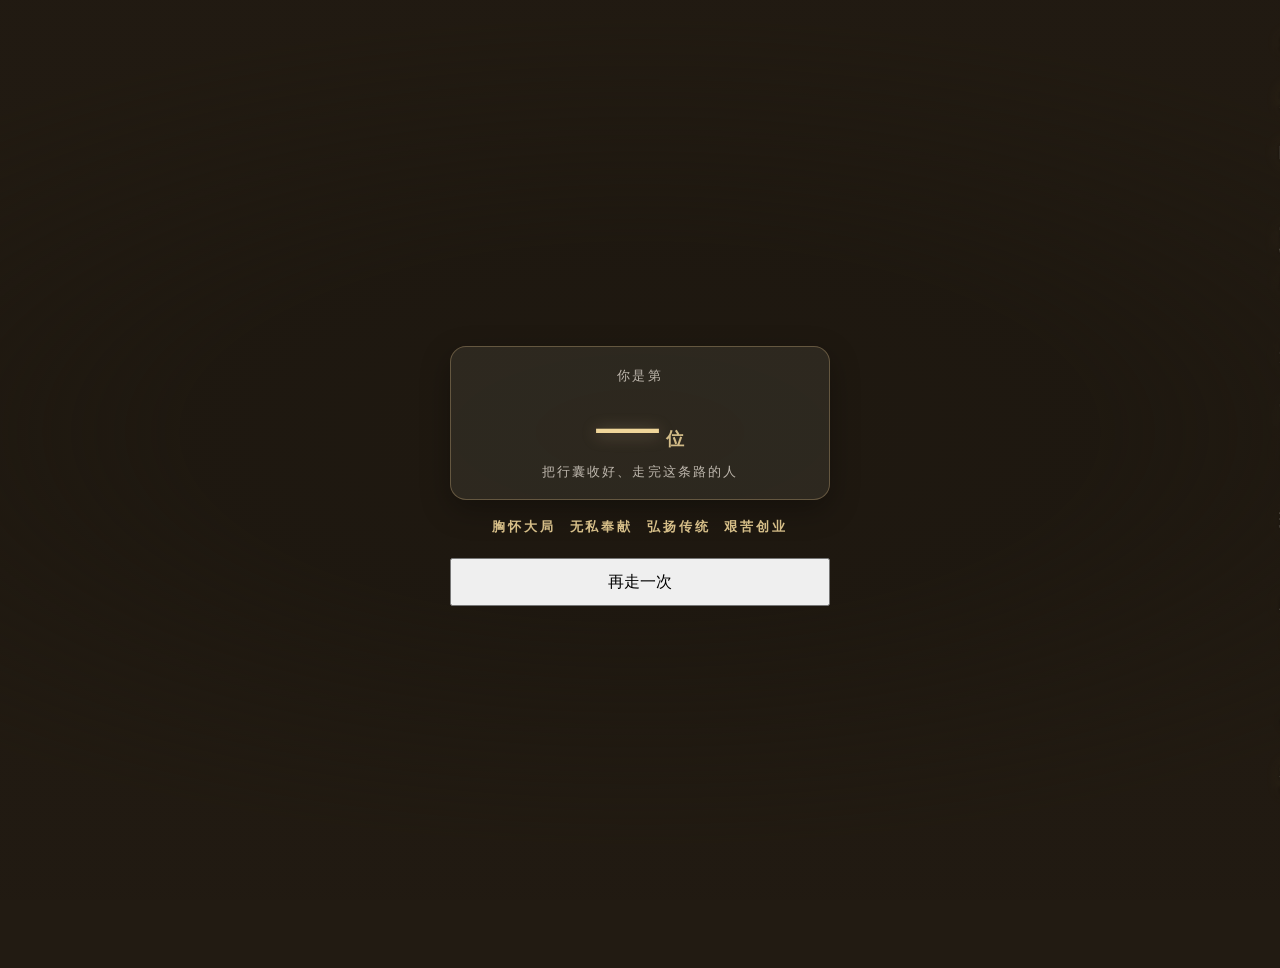
<file: game/win.html>
<!DOCTYPE html>
<html lang="zh-CN">
<head>
  <meta charset="UTF-8">
  <meta name="viewport" content="width=device-width, initial-scale=1.0, viewport-fit=cover">
  <meta name="theme-color" content="#2b2318">
  <title>通关 · 西迁行囊</title>
  <link rel="stylesheet" href="win.css?v=2026-10-11-24">
</head>
<body class="win-body">

  <!-- ============ 背景：弹幕式名言（JS 逐条生成，CSS 驱动飞行） ============ -->
  <div id="quoteStage" class="quote-stage" aria-hidden="true"></div>
  <div class="quote-veil"></div>

  <!-- ============ 前景：只留三块内容，越简洁越好 ============ -->
  <main class="win-main">
    <div class="win-inner">

      <!-- ① 名次 -->
      <div class="rank-box">
        <p class="rank-label">你是第</p>
        <p class="rank-num"><span id="rankNum">—</span><span class="rank-unit">位</span></p>
        <p class="rank-label">把行囊收好、走完这条路的人</p>
      </div>

      <!-- ② 西迁精神：十六字 -->
      <div class="spirit">
        <span>胸怀大局</span><span>无私奉献</span>
        <span>弘扬传统</span><span>艰苦创业</span>
      </div>

      <!-- ③ 按钮 -->
      <div class="win-actions">
        <button type="button" id="againBtn" class="btn btn-primary">再走一次</button>
      </div>

    </div>
  </main>

  <script src="stats-config.js?v=2026-10-11-24"></script>
  <!-- 音效引擎和主游戏共用（开关状态也存在同一个 localStorage key） -->
  <script src="sfx.js?v=2026-10-11-24"></script>
  <script src="win-quotes.js?v=2026-10-11-24"></script>
  <script src="win.js?v=2026-10-11-24"></script>
</body>
</html>
</file>
<file: game/style.css>
/* ============================================================================
 * 西迁主题 · 羊了个羊式三消小游戏（第一版：框架版）样式
 * ----------------------------------------------------------------------------
 * 布局要点：
 *   1. 手机竖屏优先，宽度自适应，绝不出现横向滚动条（overflow-x: hidden + 尺寸由 JS 算）。
 *   2. 牌堆是 24×24 的虚拟棋盘，每张牌占 3×3 格，位置全部由整数格坐标算出。
 *   3. 每张牌都是普通 DOM 节点（div），不是 Canvas 画出来的，
 *      所以后期同学想换成图片，只要在 game.js 的 TILES 里填 img 就行。
 * ==========================================================================*/

/* ---------- 全局变量：--cell / --board / --slot 由 game.js 在运行时按屏幕算好 ---------- */
:root {
  /* --vh 由 game.js 写入「真实可见高度」。
     单独开一个变量是为了绕开各浏览器 100vh 口径不一致的老问题 ——
     手机自带浏览器和 QQ/微信内置 WebView 上报的视口高度能差几十像素。 */
  --vh: 100vh;
  --cell: 16px;                      /* 一个虚拟格子的边长（运行时覆盖） */
  --board: 384px;                    /* 棋盘总边长 = cell × 24 */
  --slot: 16px;                      /* 卡槽里一格的边长 */
  --slot-tile: 48px;                 /* 卡槽里一张牌的边长 = slot × 3 */
  --slots: 7;                        /* 卡槽格子数 */
  --font-board: 14px;
  --font-slot: 14px;

  --bg: #f3ece2;
  --bg-2: #e6dccd;
  --ink: #3b3226;
  --ink-soft: #8a7d69;
  --line: #cdbfa8;
  --accent: #b5563f;
}

* { box-sizing: border-box; }

html, body {
  margin: 0;
  padding: 0;
}

html {
  height: 100%;
}

body {
  /* 手机上不出现横向滚动条 */
  overflow-x: hidden;
  /* 底色改深：背景马上要换成实拍车厢照片，浅奶油底会显脏
     （照片加载前的一瞬间也会闪一下深色，比闪白舒服） */
  background: #1c1710;
  color: var(--ink);
  font-family: "PingFang SC", "Hiragino Sans GB", "Microsoft YaHei", "Heiti SC", system-ui, sans-serif;
  -webkit-text-size-adjust: 100%;
  -webkit-tap-highlight-color: transparent;
  display: flex;
  flex-direction: column;
  /* 用「真实可见高度」，不用 100%（各浏览器口径不一，QQ 内置浏览器尤其明显） */
  min-height: var(--vh, 100vh);
  /* 底部给手机「小白条」和内置浏览器工具栏留安全距离 */
  padding-bottom: env(safe-area-inset-bottom, 0px);
  /* 允许纵向滚动（屏幕特别矮时），但不会横向滚 */
  overflow-y: auto;
}

/* ---------- 顶部一行：左班徽 / 中标题 / 右图鉴按钮 ----------
 * 布局用「两侧固定宽度 + 中间自适应」：
 *   班徽和按钮都是 44×44，所以 title 只要 text-align:center 就正好落在屏幕正中，
 *   不会因为左右内容宽度不同而偏。
 * ------------------------------------------------------------------------ */
#topBar {
  flex: 0 0 auto;
  display: flex;
  align-items: center;
  gap: 8px;
  /* 留白收窄到 12px：背景换成实拍照片后，多露一点背景更沉浸 */
  padding: 12px 10px 2px;
}

/* 班徽：和右边的图鉴按钮同尺寸，形成对称 */
.top-badge {
  flex: 0 0 auto;
  width: 44px;
  height: 44px;
  border-radius: 50%;
  object-fit: cover;
  display: block;
  /* 班徽是蓝金配色，和页面的奶油底色不一个色系。
     这里做两件轻处理，让它融进背景但不失去「徽章」的质感：
       · 轻微降饱和 + 加一点点暖（sepia），让蓝不那么跳
       · 加一圈极淡的暖色描边，把它和背景分开，免得糊在一起
     想让它更鲜艳：把 saturate 调回 1、sepia 调回 0。 */
  filter: saturate(0.85) sepia(0.12) brightness(0.99);
  border: 1px solid rgba(140, 118, 86, 0.30);
  box-shadow: 0 1px 4px rgba(90, 74, 51, 0.16);
}

.top-title {
  flex: 1 1 auto;
  margin: 0;
  min-width: 0;
  text-align: center;
  font-size: 19px;
  font-weight: 700;
  letter-spacing: 0.20em;
  /* 用了 letter-spacing 后最后一个字右边会多出间距，补一个同等 text-indent 保持居中 */
  text-indent: 0.20em;
  /* 深色照片背景上改暖白 + 阴影 */
  color: #f6ecd6;
  text-shadow: 0 2px 10px rgba(0, 0, 0, 0.85), 0 0 3px rgba(0, 0, 0, 0.6);
  white-space: nowrap;
  overflow: hidden;
  text-overflow: ellipsis;
}

/* 图鉴按钮：做成方形，尺寸和班徽完全一致 */
.top-codex {
  flex: 0 0 auto;
  width: 44px;
  height: 44px;
  display: flex;
  flex-direction: column;
  align-items: center;
  justify-content: center;
  gap: 1px;
  padding: 0;
  font-family: inherit;
  border-radius: 12px;
  color: #5a4a33;
  background: #fdf8ee;
  border: 1px solid rgba(140, 118, 86, 0.55);
  box-shadow: 0 1px 3px rgba(90, 74, 51, 0.14);
  cursor: pointer;
  touch-action: manipulation;
}
.top-codex:active { transform: translateY(1px); }

.top-codex .codex-btn-label {
  font-size: 13px;
  font-weight: 700;
  line-height: 1;
}

.top-codex .codex-btn-num {
  font-size: 9.5px;
  font-weight: 600;
  line-height: 1;
  color: #8a7d69;
}

/* ---------- 主体：吃掉顶栏之下的剩余空间，卡片区在其中垂直居中 ---------- */
#app {
  /* flex: 1 1 auto —— 这是居中的前提。
   * 它让 #app 拿到「#page 高度 − 顶栏高度」的确定空间，
   * 于是 justify-content: center 才真的有东西可以分配。
   * （若写成 0 0 auto，高度就等于内容高度，居中写多少都不生效。） */
  flex: 1 1 auto;
  display: flex;
  flex-direction: column;
  align-items: center;
  justify-content: center;
  padding: 0 8px 6px;
}

/* ---------- 牌堆区（24×24 虚拟棋盘） ---------- */
#stage {
  position: relative;
  width: var(--board);
  height: var(--board);
  margin: 2px auto 8px;    /* 下面留一点，牌堆整体就偏上 */
  /* 棋盘底纹：格子淡淡的线，帮助看清「谁压着谁」都落在格线上 */
  background-image:
    linear-gradient(to right, rgba(120, 105, 80, 0.10) 1px, transparent 1px),
    linear-gradient(to bottom, rgba(120, 105, 80, 0.10) 1px, transparent 1px);
  background-size: var(--cell) var(--cell);
  background-position: -1px -1px; /* 让格线落在整格边界上 */
  background-color: rgba(255, 255, 255, 0.28);
  border-radius: 10px;
  /* 牌最多只占 24 格，这里裁掉描边溢出的一点点，保证页面绝对不出现横向滚动条 */
  overflow: hidden;
}

/* ---------- 牌堆和按钮之间的空隙：放一句主题小字 ---------- */
/* 小字只占自己那点高度，紧跟在卡槽下面（不抢剩余空间）。
   剩余高度全部留给底部按钮区 → 按钮稳在屏幕底部，小字也就贴近牌堆了。 */
#subtitle {
  flex: 0 0 auto;
  display: flex;
  flex-direction: column;
  align-items: center;
  padding: 4px 0 0;
}

#subtitle .subtitle-sub {
  margin: 0;
  font-size: 14px;
  letter-spacing: 0.10em;
  /* 深色照片背景上，原来的深棕字看不清 → 改成暖白 + 阴影 */
  color: #f2e8d4;
  text-shadow: 0 2px 8px rgba(0, 0, 0, 0.8), 0 0 2px rgba(0, 0, 0, 0.6);
}

/* ---------- 一张牌 ---------- */
.tile {
  border-radius: 8px;
  display: flex;
  align-items: center;
  justify-content: center;
  overflow: hidden;
  cursor: pointer;
  user-select: none;
  -webkit-user-select: none;
  /* 牌面：白底 + 描边 + 投影，堆叠时层次清楚。
     注意：描边用 box-shadow 而不是 outline —— outline 会画在盒子外面，
     靠边的牌就会把页面撑出横向滚动条。 */
  background: #fff;
  border: 1px solid rgba(255, 255, 255, 0.92);
  box-shadow: 0 0 0 1px rgba(60, 45, 25, 0.16), 0 2px 4px rgba(60, 45, 25, 0.20);
  transition: opacity 0.12s linear, transform 0.12s ease-out;
  touch-action: manipulation;
  will-change: opacity;
  box-sizing: border-box;
}

.tile.on-board {
  position: absolute;
  padding: 2px;
}

/* 牌上的文字（占位素材用） */
.tile-label {
  font-size: var(--font-board);
  font-weight: 700;
  line-height: 1.02;
  color: #fff;
  text-shadow: 0 1px 2px rgba(0, 0, 0, 0.35);
  text-align: center;
  letter-spacing: 0;
  padding: 0;
  pointer-events: none;  /* 点击永远交给 .tile 本身 */
  word-break: break-all;
  /* 名字太长的（三个字）允许缩一点，别把牌面撑破 */
  max-width: 100%;
}

/* 以后换成真实图片时用的样式（img 有值就走这条路） */
.tile-img {
  width: 100%;
  height: 100%;
  object-fit: contain;
  pointer-events: none;
  display: block;
}

/* ---------- 有真实图片的牌 ----------
 * 牌面改成【图片铺满整张牌】：
 *   · 去掉 2px 内边距 —— 插画自己带圆形/方形外形轮廓，再缩一圈会显小
 *   · object-fit: contain 保证不裁切不变形（图片是 512×512 正方形，牌也是方的）
 *   · 底色留白，让插画的描边和牌的圆角自然过渡，看起来像一张印好的卡片
 * 没图的牌（理论上不会有了）仍然走「色块 + 文字」那条路。 */
.tile.has-img {
  padding: 0;
  background: #fdfaf3;
  /* 【一圈贴合物品颜色的描边】
   * 颜色由 JS 按物品本色写进 --tile-ink（见 createTileNode）。
   * 用 inset 的 box-shadow 而不是 border ——
   * border 会改变盒子尺寸，牌的坐标是按格算的，会错位；
   * box-shadow 不占空间，牌位一点不动。
   * 三层叠起来：
   *   内圈 2px 本色   → 这一圈的"标识"作用
   *   细描边          → 把色圈和纸白底分开，颜色更"跳"
   *   下投影          → 保留原来的立体感 */
  box-shadow:
    inset 0 0 0 2px var(--tile-ink, rgba(140, 122, 95, 0.45)),
    0 0 0 1px rgba(70, 55, 35, 0.28),
    0 2px 4px rgba(60, 45, 25, 0.22);
}
.tile.has-img .tile-img {
  /* 插画本身在画布里只占约 80%，再留 5% 内边距就显小了。
   * 这里放大到 104%、边距收到 1%，让图案把牌面撑满；
   * 保留 1% 是为了防止圆形插画（校徽）的边缘被牌的圆角切掉。 */
  padding: 1%;
  transform: scale(1.04);
  box-sizing: border-box;
}
/* ---------- 有插画的牌 + 半透明档 ----------
 * 原来是「淡色底 + 图案」叠在一起，插画和色底互相干扰，看着发糊。
 * 现在改成：有插画的牌在「快能点」这档【只用图案变暗】表达，
 * 底下的色底直接不画 —— 插画本身已经足够辨认，
 * 玩家仍然能看出"这是什么、还差一步"，但画面干净得多。
 * （牌背那一档照旧把图案整个藏掉，见下面的 .deep-blocked） */
.tile.has-img.blocked {
  opacity: 1;
  filter: brightness(0.72) saturate(0.55);
  background: #fdfaf3 !important;
}

/* ---------- 被压住的牌：分两档，都是为了「一眼看出点不了 + 画面不乱」 ---------- */

/* 第一档：只被 1 张牌压住 → 半透明
   还看得清是什么图案，玩家能提前规划；但明显暗下去，一眼知道现在点不了。 */
.tile.blocked {
  opacity: 0.82;
  filter: grayscale(0.15) brightness(0.97);
  /* ⚠️ 不能写 box-shadow: none —— box-shadow 是整条覆盖的，
   * 那样会把「本色描边」一起抹掉，这一档就看不到色框了。
   * 这里只留描边、去掉投影：保住色框，同时表示"被压住了、没有浮起感"。 */
  box-shadow: inset 0 0 0 2px var(--tile-ink, rgba(140, 122, 95, 0.45));
  cursor: not-allowed;
  pointer-events: none;
}

/* 第二档：被 2 张以上压住 → 素色牌背
   图案和文字全部盖掉，只留一块比棋盘背景【略深一点】的暖色方块。
   为什么不用深色：深色牌背一下就把画面压黑了，很突兀；
   跟背景同一色系、只深一档，才像「盖住的牌」而不是「挖了个洞」。
   注意必须完全不透明 —— 半透明的话底下的牌会透上来，一层层糊成一片。 */
.tile.deep-blocked {
  opacity: 1 !important;
  filter: none;
  background: #cec3af !important;                        /* 比棋盘底 #f3ece2 深一档 */
  border: 1px solid rgba(140, 122, 95, 0.28);
  box-shadow: 0 0 0 1px rgba(120, 104, 80, 0.14);
  cursor: not-allowed;
  pointer-events: none;
}
/* 牌背上的图案/文字：直接隐形 */
.tile.deep-blocked .tile-label,
.tile.deep-blocked .tile-img {
  visibility: hidden;
}

/* 在卡槽里的牌 */
.tile.in-slot {
  position: relative;
  width: var(--slot-tile);
  height: var(--slot-tile);
  flex: 0 0 auto;
  padding: 2px;
  cursor: default;
}

/* 消掉时的小动画（很轻，不做复杂动画） */
.tile.clearing {
  transform: scale(0.55);
  opacity: 0;
}

/* ---------- 卡槽区：7 格 ---------- */
#slotsBar {
  flex: 0 0 auto;
  margin-top: 2px;                /* 只占自己那点高度，剩余高度交给下面的小字区 */
  width: 100%;
  /* 卡槽也放在木桌上：和牌堆用同一张木纹，视觉上是一张桌子 */
  background-color: #4a3320;
  background-image: url("assets/table-wood.webp");
  background-size: cover;
  background-position: center 65%;
  border-radius: 14px;
  box-shadow: 0 8px 18px rgba(0, 0, 0, 0.45), inset 0 0 22px rgba(0, 0, 0, 0.4);
  display: flex;
  flex-direction: column;
  align-items: center;
  justify-content: center;
  padding: 6px 0 4px;
}

#slots {
  display: flex;
  flex-wrap: nowrap;
  align-items: center;
  justify-content: center;
  gap: 4px;
  padding: 5px 6px;
  background: rgba(255, 255, 255, 0.55);
  border: 1px solid var(--line);
  border-radius: 12px;
  box-shadow: 0 2px 6px rgba(60, 45, 25, 0.10);
  /* 7 格固定宽度，随格子大小缩放，永远不撑破屏幕 */
  width: calc(var(--slot-tile) * var(--slots) + 4px * (var(--slots) - 1) + 14px);
  max-width: 100%;
}

/* 卡槽里的空位（虚线小方块），让玩家知道还剩几格 */
.slot-placeholder {
  flex: 0 0 auto;
  width: var(--slot-tile);
  height: var(--slot-tile);
  border: 1px dashed rgba(120, 105, 80, 0.45);
  border-radius: 8px;
  background: rgba(255, 255, 255, 0.35);
}



.btn {
  /* 可点区域不小于 44×44 像素 */
  min-height: 44px;
  min-width: 132px;
  padding: 10px 22px;
  font-size: 16px;
  font-family: inherit;
  font-weight: 600;
  color: #fff;
  background: var(--accent);
  border: none;
  border-radius: 10px;
  box-shadow: 0 2px 6px rgba(60, 45, 25, 0.25);
  cursor: pointer;
  touch-action: manipulation;
}

.btn:active {
  transform: translateY(1px);
  box-shadow: 0 1px 3px rgba(60, 45, 25, 0.25);
}

.btn-primary {
  background: #3f6fb5;
}

/* ---------- 弹窗（输 / 赢） ---------- */
.modal {
  position: fixed;
  inset: 0;
  display: none;
  align-items: center;
  justify-content: center;
  padding: 20px;
  background: rgba(35, 28, 18, 0.45);
  z-index: 9000;
}

.modal.show {
  display: flex;
}

.modal-card {
  position: relative;              /* 右上角叉号的定位基准 */
  width: 100%;
  max-width: 320px;
  background: #fffdf8;
  border-radius: 16px;
  padding: 22px 20px 18px;
  text-align: center;
  box-shadow: 0 10px 30px rgba(30, 22, 12, 0.30);
  /* 高度上限 + 内部滚动：
     引导弹窗加了一段游戏介绍，内容变长；
     手机上不限制高度的话，底部的按钮会被挤出屏幕外，用户点不到。
     留 88vh 是为了上下还能看到一点遮罩背景，不像全屏页面。 */
  max-height: 88vh;
  overflow-y: auto;
  -webkit-overflow-scrolling: touch;
}

.modal-card h2 {
  margin: 0 0 10px;
  font-size: 20px;
  color: var(--ink);
}

.modal-card p {
  margin: 0 0 18px;
  font-size: 14px;
  line-height: 1.6;
  color: var(--ink-soft);
}

/* ============================================================================
 * 西迁主题相关：图鉴入口 / 知识点提示条 / 答题复活 / 图鉴 / 物品详情
 * ==========================================================================*/


/* ---------- 消牌知识点提示条（底部浮出，自动收起） ---------- */
.tipbar {
  position: fixed;
  left: 8px;
  right: 8px;
  bottom: 10px;
  z-index: 8000;
  display: flex;
  align-items: flex-start;
  gap: 8px;
  padding: 10px 12px;
  background: rgba(59, 50, 38, 0.94);
  color: #fdf8ee;
  border-radius: 12px;
  font-size: 13px;
  line-height: 1.5;
  box-shadow: 0 6px 18px rgba(30, 22, 12, 0.28);
  /* 默认藏起来，加 .show 才滑出来 */
  opacity: 0;
  transform: translateY(14px);
  pointer-events: none;
  transition: opacity 0.22s ease, transform 0.22s ease;
}
.tipbar.show {
  opacity: 1;
  transform: translateY(0);
}
.tipbar-tag {
  flex: 0 0 auto;
  padding: 1px 6px;
  font-size: 11px;
  font-weight: 700;
  color: #4a3f2e;
  background: #e8c97a;
  border-radius: 5px;
  white-space: nowrap;
}

/* ---------- 答题复活 ---------- */
.quiz-box {
  margin: 0 0 16px;
  text-align: left;
}
.quiz-question {
  margin: 0 0 10px;
  font-size: 14px;
  font-weight: 600;
  line-height: 1.5;
  color: var(--ink) !important;
}
.quiz-options {
  display: flex;
  flex-direction: column;
  gap: 7px;
}
.quiz-option {
  width: 100%;
  min-height: 40px;
  padding: 8px 12px;
  font-family: inherit;
  font-size: 13px;
  text-align: left;
  color: var(--ink);
  background: #fff;
  border: 1px solid var(--line);
  border-radius: 9px;
  cursor: pointer;
  touch-action: manipulation;
}
.quiz-option:active { transform: translateY(1px); }
.quiz-option.locked { cursor: default; }
.quiz-option.right {
  background: #e6f3e6;
  border-color: #5a8f5a;
  color: #2f5a2f;
  font-weight: 700;
}
.quiz-option.wrong {
  background: #fbe9e9;
  border-color: #b5563f;
  color: #8a3a2a;
}
.quiz-result {
  display: none;
  margin: 10px 0 0 !important;
  padding: 9px 10px;
  font-size: 12.5px;
  line-height: 1.6;
  color: #4a3f2e !important;
  background: #f6efe0;
  border-left: 3px solid #c9a227;
  border-radius: 6px;
}
.quiz-result.show { display: block; }

/* ---------- 图鉴：右上角叉号关闭，整页不可滚动 ---------- */

/* 右上角的叉：绝对定位在卡片右上角，比底部按钮更省地方 */
.modal-close {
  position: absolute;
  top: 6px;
  right: 6px;
  width: 34px;
  height: 34px;
  display: flex;
  align-items: center;
  justify-content: center;
  padding: 0;
  font-family: inherit;
  font-size: 22px;
  line-height: 1;
  color: #8a7d69;
  background: transparent;
  border: 0;
  border-radius: 50%;
  cursor: pointer;
  touch-action: manipulation;
}
.modal-close:active {
  background: rgba(120, 105, 80, 0.12);
}

.codex-card {
  position: relative;              /* 给右上角叉号做定位基准 */
  max-width: 360px;
  max-height: 90vh;
  /* 关键：整页不滚动。内容靠缩小排版塞进一屏，而不是让玩家上下滑 */
  display: flex;
  flex-direction: column;
  overflow: hidden;
}
.codex-sub {
  margin: -4px 0 12px !important;
  font-size: 12px;
}
.codex-grid {
  flex: 1 1 auto;
  min-height: 0;
  display: grid;
  grid-template-columns: repeat(3, 1fr);
  grid-auto-rows: min-content;
  gap: 9px;
  margin: 0;
  overflow: hidden;                /* 不放滚动条 */
  align-content: start;
}
.codex-cell {
  display: flex;
  flex-direction: column;
  align-items: center;
  gap: 4px;
  padding: 6px 4px 7px;
  background: #f7f2e8;
  border: 1px solid var(--line);
  border-radius: 10px;
  cursor: pointer;
}
.codex-cell:active { transform: translateY(1px); }
.codex-cell.locked {
  cursor: default;
  opacity: 0.55;
  filter: grayscale(1);
}
.codex-art {
  width: 100%;
  aspect-ratio: 1 / 1;
  display: flex;
  align-items: center;
  justify-content: center;
  border-radius: 8px;
  overflow: hidden;
  background: #cec3af;
}
.codex-art img {
  width: 100%;
  height: 100%;
  object-fit: contain;
  display: block;
}
/* 没有图片时的占位文字 */
.art-label {
  padding: 0 2px;
  font-size: 11px;
  font-weight: 700;
  color: #fff;
  text-align: center;
  line-height: 1.15;
  text-shadow: 0 1px 2px rgba(0, 0, 0, 0.35);
  word-break: break-all;
}
.art-locked {
  font-size: 26px;
  font-weight: 400;
  opacity: 0.75;
}
.codex-name {
  font-size: 12px;
  font-weight: 600;
  color: var(--ink);
}

/* ---------- 单个物品详情 ---------- */
.detail-card {
  position: relative;              /* 同样用右上角叉号关闭 */
  max-width: 340px;
  max-height: 86vh;
  overflow-y: auto;                /* 详情文字可能长，这一层允许滚动 */
}
.detail-pic {
  margin: 0 auto 12px;
}
.detail-art {
  width: 132px;
  height: 132px;
  margin: 0 auto;
  display: flex;
  align-items: center;
  justify-content: center;
  border-radius: 12px;
  overflow: hidden;
  background: #cec3af;
  box-shadow: 0 2px 8px rgba(60, 45, 25, 0.16);
}
.detail-art img {
  width: 100%;
  height: 100%;
  object-fit: contain;
  display: block;
}
.detail-art .art-label {
  font-size: 17px;
}
.detail-knowledge {
  margin: 0 0 12px !important;
  padding: 9px 11px;
  font-size: 13px !important;
  font-weight: 600;
  line-height: 1.6;
  color: #4a3f2e !important;
  background: #f6efe0;
  border-left: 3px solid #c9a227;
  border-radius: 6px;
  text-align: left;
}
.detail-body {
  margin: 0 0 16px !important;
  font-size: 12.5px !important;
  line-height: 1.75 !important;
  color: var(--ink-soft) !important;
  text-align: left;
  white-space: pre-wrap;        /* 让「出处」那段换行生效 */
}

/* ---------- 屏幕特别矮的情况（比如手机横屏）：把卡槽和文字行压缩，给牌堆让出高度 ---------- */
@media (max-height: 640px) {
  #topBar { padding: 10px 10px 0; }
  .top-badge, .top-codex { width: 38px; height: 38px; }
  .top-title { font-size: 16px; letter-spacing: 0.14em; text-indent: 0.14em; }
  #slotsBar { padding: 3px 0; }
  #subtitle { padding: 2px 0 4px; min-height: 24px; }
  #subtitle .subtitle-sub { display: none; }   /* 太矮就不显示这行小字 */
  #stage { margin-bottom: 6px; }
  /* 图鉴：格子缩小，保证一屏放得下、不用滚 */
  .codex-grid { gap: 6px; }
  .codex-card { max-height: 94vh; }
}

/* ---------- 屏幕很窄：字号再收一点 ---------- */
@media (max-width: 360px) {
  .top-badge, .top-codex { width: 38px; height: 38px; }
  .top-title { font-size: 16px; letter-spacing: 0.12em; text-indent: 0.12em; }
  .top-codex .codex-btn-label { font-size: 12px; }
}

@media (max-width: 340px) {
  .btn { min-width: 118px; padding: 10px 16px; font-size: 15px; }
  #subtitle .subtitle-sub { font-size: 12.5px; }
}

/* ============================================================================
 * 微信 / QQ 引导遮罩
 * ----------------------------------------------------------------------------
 * 为什么需要它：微信和 QQ 的内置浏览器不让网页自动跳到系统浏览器
 * （它们的工具栏还会把页面挤矮一点），只能在页面里教用户手动切过去。
 * ==========================================================================*/
.escape-card {
  /* 比其它弹窗宽一点：里面是成段的介绍文字，太窄会读得很累 */
  max-width: 360px;
  text-align: left;
  /* 底部多留一点：滚到底时两个按钮不会贴着最后一行文字 */
  padding-bottom: 16px;
}
.escape-lead {
  margin: 0 0 12px !important;
  font-size: 13.5px;
  line-height: 1.65;
  color: var(--ink) !important;
  text-align: left;
}
.escape-howto {
  margin: 0 0 8px !important;
  font-size: 13px;
  line-height: 1.6;
  color: var(--ink-soft) !important;
  text-align: left;
}
/* 链接本身要能被看见、被长按选中 —— 这是「复制失败」时的保底路径 */
.escape-url {
  margin: 0 0 10px !important;
  padding: 10px 11px;
  text-align: left;
  background: #fff8e8;
  border: 1px dashed #c9a227;      /* 虚线框 + 提示文字 = 一眼看出「这里能长按复制」 */
  border-radius: 8px;
  font-size: 12.5px;
  line-height: 1.5;
  color: #6b5426 !important;
  word-break: break-all;           /* 长链接要能折行，不能撑破卡片 */
  -webkit-user-select: text;       /* 允许长按选中 */
  user-select: text;
  -webkit-touch-callout: default;  /* iOS 长按要弹出复制菜单，别被禁掉 */
  cursor: text;
}
/* 在链接下面补一行小字，明确告诉用户可以长按 */
.escape-url::after {
  content: '↑ 长按上面这行也能手动复制';
  display: block;
  margin-top: 6px;
  font-size: 11.5px;
  color: #8a7d69;
  -webkit-user-select: none;
  user-select: none;
}
.escape-hint {
  display: none;
  margin: 0 !important;
  font-size: 12.5px;
  line-height: 1.55;
  text-align: left;
}
.escape-hint.ok {
  display: block;
  color: #2f5a2f !important;
}
.escape-hint.warn {
  display: block;
  color: #8a3a2a !important;
}
.escape-skip {
  margin-top: 10px;
  background: transparent;
  color: var(--ink-soft);
  box-shadow: none;
  border: 1px solid var(--line);
  min-height: 40px;
  font-size: 14px;
}

/* ---------- 构建号标记（只在 ?debug=1 时出现） ---------- */
#buildStamp {
  position: fixed;
  top: 2px;
  right: 6px;
  z-index: 9999;
  padding: 3px 8px;
  font-size: 11px;
  font-weight: 700;
  color: #fff;
  background: rgba(20, 15, 8, 0.85);
  border-radius: 6px;
  pointer-events: none;
}


/* ============================================================================
 * 氛围与动效（视觉沉浸感）
 * ----------------------------------------------------------------------------
 * 这一整块只做「好看」，不参与任何游戏逻辑判断。
 * 全部用 CSS 实现，零素材、零依赖，file:// 下也能跑。
 * 注意：牌堆的层级/遮挡判定和这里无关，改这里不会影响可玩性。
 * ==========================================================================*/

/* ---------- ① 背景：纸纹 + 暗角 + 飘尘 + 火车剪影 ---------- */
/* 飘尘层和火车层都放在最底下（z-index 负值），不参与交互 */
#atmos {
  position: fixed;
  inset: 0;
  z-index: 0;
  overflow: hidden;
  pointer-events: none;
}

/* 纸纹：用内联 SVG 的噪点做纸张颗粒感（零素材） */
#atmos::before {
  content: '';
  position: absolute;
  inset: 0;
  opacity: 0.55;
  background-image: url("data:image/svg+xml,%3Csvg xmlns='http://www.w3.org/2000/svg' width='160' height='160'%3E%3Cfilter id='n'%3E%3CfeTurbulence type='fractalNoise' baseFrequency='0.85' numOctaves='3'/%3E%3CfeColorMatrix type='saturate' values='0'/%3E%3C/filter%3E%3Crect width='160' height='160' filter='url(%23n)' opacity='0.35'/%3E%3C/svg%3E");
  mix-blend-mode: multiply;
}

/* 暗角：四角压暗，视线自然集中到牌堆 */
#atmos::after {
  content: '';
  position: absolute;
  inset: 0;
  background: radial-gradient(ellipse 92% 78% at 50% 44%,
    rgba(120, 100, 70, 0) 0%,
    rgba(120, 100, 70, 0) 52%,
    rgba(96, 78, 52, 0.10) 78%,
    rgba(80, 64, 42, 0.20) 100%);
}

/* 飘尘/光斑：十几个极淡的光点缓慢上浮 */
.dust {
  position: absolute;
  border-radius: 50%;
  background: radial-gradient(circle, rgba(255, 246, 222, 0.95) 0%, rgba(255, 246, 222, 0) 70%);
  animation-name: dustFloat;
  animation-timing-function: linear;
  animation-iteration-count: infinite;
}
@keyframes dustFloat {
  from { transform: translateY(0) scale(1); opacity: 0; }
  12%  { opacity: 0.75; }
  80%  { opacity: 0.45; }
  to   { transform: translateY(-46vh) scale(1.35); opacity: 0; }
}

/* ---------- ② 牌堆区：木质桌面 + 做旧卡面边框 ----------
 * 结构是三层：
 *   #stage          → 木纹桌面（牌就摆在木头上）
 *   #stage::before  → 内侧压暗，让木纹沉下去，突出牌面
 *   #stage::after   → 做旧卡面（透明 PNG，垫在牌【下面】）
 * 注意 ::after 是卡框，必须 z-index: 0 且牌在上层（.tile 的 z-index ≥ 10），
 * 否则卡框会盖住牌。 */
#stage {
  background-color: #4a3320;
  background-image: url("assets/table-wood.webp");
  background-size: cover;
  background-position: center;
  background-repeat: no-repeat;
  border-radius: 20px;
  overflow: hidden;
  /* 桌子上的投影 + 一点点胶片感外发光 */
  box-shadow:
    0 18px 36px rgba(0, 0, 0, 0.55),
    0 2px 8px rgba(0, 0, 0, 0.4);
}
/* 内侧压暗：木纹静下来，牌面才跳出来 */
#stage::before {
  content: '';
  position: absolute;
  inset: 0;
  z-index: 0;
  border-radius: inherit;
  pointer-events: none;
  background: radial-gradient(ellipse 82% 76% at 50% 42%,
    rgba(20, 12, 4, 0.34) 0%,
    rgba(20, 12, 4, 0.48) 58%,
    rgba(14, 8, 3, 0.68) 100%);
  box-shadow: inset 0 0 34px rgba(0, 0, 0, 0.55);
}


/* ---------- ③ 开局落位动画：牌从上层往下逐张落下 ---------- */
/* JS 给每张牌设了 --drop-delay / --drop-from，这里只负责动画 */
@keyframes tileDrop {
  from {
    transform: translateY(var(--drop-from, -26px)) scale(0.82);
    opacity: 0;
  }
  60% { opacity: 1; }
  to {
    transform: translateY(0) scale(1);
    opacity: 1;
  }
}
#stage.dropping .tile {
  animation: tileDrop 0.42s cubic-bezier(0.22, 1.1, 0.36, 1) backwards;
  animation-delay: var(--drop-delay, 0s);
}
/* 静止态不能被动画残留的 transform 影响布局 */
#stage:not(.dropping) .tile { transform: none; }

/* ---------- ④ 按压反馈 ---------- */
.tile.on-board:active {
  transform: scale(0.94);
  filter: brightness(0.95);
}
/* 能点的牌轻微「浮起」，暗示可以点（只作用于能点的那一档）
 *
 * ⚠️ 这条规则必须把「本色描边」一起写上：
 * box-shadow 是整条覆盖的，不是叠加的 ——
 * 这里如果只写投影，就会把 .tile.has-img 里那圈 inset 描边整条顶掉
 * （牌堆里的牌都带 .on-board，所以方片区看不到色框；
 *   卡槽里的牌没有 .on-board，色框反而正常 —— 之前就是这个现象）。 */
.tile.on-board:not(.blocked):not(.deep-blocked) {
  box-shadow:
    inset 0 0 0 2px var(--tile-ink, rgba(140, 122, 95, 0.45)),
    0 0 0 1px rgba(60, 45, 25, 0.22),
    0 3px 7px rgba(60, 45, 25, 0.24);
}

/* ---------- ⑤ 消除粒子 ---------- */
.tile-particle {
  position: fixed;
  z-index: 60;
  border-radius: 2px;
  pointer-events: none;
  animation: particleFly 0.62s cubic-bezier(0.2, 0.7, 0.3, 1) forwards;
}
@keyframes particleFly {
  from {
    transform: translate(0, 0) scale(1) rotate(0deg);
    opacity: 1;
  }
  to {
    transform: translate(var(--px), var(--py)) scale(0.25) rotate(var(--prot));
    opacity: 0;
  }
}

/* 消三张时牌面本身的「闪一下」 */
.tile.clearing.blast { animation: tileBlast 0.24s ease-out forwards; }
@keyframes tileBlast {
  0%   { transform: scale(1.16); filter: brightness(1.35); }
  100% { transform: scale(0.6); filter: brightness(1.1); opacity: 0; }
}

/* ---------- ⑥ 失败震屏 ---------- */
@keyframes screenShake {
  0%, 100% { transform: translate(0, 0); }
  15% { transform: translate(-7px, 3px) rotate(-0.35deg); }
  30% { transform: translate(6px, -4px) rotate(0.3deg); }
  45% { transform: translate(-5px, 2px); }
  60% { transform: translate(4px, -2px); }
  80% { transform: translate(-2px, 1px); }
}
body.shaking #app { animation: screenShake 0.46s ease-out; }

/* 通关时的金色涟漪 */
.win-flash {
  position: fixed;
  inset: 0;
  z-index: 70;
  pointer-events: none;
  background: radial-gradient(circle at 50% 46%,
    rgba(255, 232, 170, 0.85) 0%,
    rgba(255, 214, 120, 0.45) 26%,
    rgba(255, 200, 90, 0) 62%);
  animation: winFlash 0.8s ease-out forwards;
}
@keyframes winFlash {
  from { opacity: 0; transform: scale(0.4); }
  35%  { opacity: 1; }
  to   { opacity: 0; transform: scale(1.5); }
}

/* ---------- ⑦ 连消飘字 ---------- */
.combo-pop {
  position: fixed;
  z-index: 80;
  pointer-events: none;
  font-weight: 800;
  letter-spacing: 0.06em;
  color: #f6d98a;
  text-shadow: 0 2px 8px rgba(90, 60, 10, 0.55), 0 0 18px rgba(255, 210, 120, 0.55);
  animation: comboPop 0.85s ease-out forwards;
}
@keyframes comboPop {
  0%   { transform: translate(-50%, 0) scale(0.7); opacity: 0; }
  22%  { transform: translate(-50%, -14px) scale(1.12); opacity: 1; }
  70%  { opacity: 1; }
  100% { transform: translate(-50%, -46px) scale(1); opacity: 0; }
}

/* ---------- ⑧ 旅程进度条：上海 → 西安 ---------- */
#journey {
  flex: 0 0 auto;
  /* 必须 align-self: stretch —— #app 是 align-items:center，
     不加这句它就会按内容宽度收缩，两端的「上海/西安」会挤到中间重叠。 */
  align-self: stretch;
  position: relative;
  margin: 8px 14px 0;
  height: 30px;
}
/* 轨道：两端各留出站名的宽度，免得车头/标签压到字上 */
#journeyTrack {
  position: absolute;
  left: 42px;
  right: 42px;
  top: 15px;
  height: 3px;
  border-radius: 2px;
  background:
    repeating-linear-gradient(90deg,
      rgba(240, 226, 198, 0.44) 0 7px,
      rgba(240, 226, 198, 0.12) 7px 14px);
}
/* 已走过的部分 */
#journeyFill {
  position: absolute;
  left: 42px;
  top: 15px;
  height: 3px;
  width: 0%;
  border-radius: 2px;
  background: linear-gradient(90deg, #c9a227, #b5563f);
  transition: width 0.45s cubic-bezier(0.3, 0.9, 0.3, 1);
}
/* 两端站名 */
.journey-stop {
  position: absolute;
  top: 0;
  font-size: 11px;
  font-weight: 700;
  letter-spacing: 0.08em;
  color: #efe3c9;
  text-shadow: 0 1px 5px rgba(0, 0, 0, 0.85);
  white-space: nowrap;
}
.journey-stop.from { left: 0; }
.journey-stop.to   { right: 0; }

/* 小火车：靠 left% 移动，配合 journeyFill 的过渡时长 */
#journeyTrain {
  position: absolute;
  top: 6px;
  left: 0%;
  width: 22px;
  height: 15px;
  transform: translateX(-50%);
  transition: left 0.45s cubic-bezier(0.3, 0.9, 0.3, 1);
  filter: drop-shadow(0 1px 2px rgba(90, 70, 40, 0.35));
}
#journeyTrain svg { display: block; width: 100%; height: 100%; }
/* 通关时小火车冒一下金气 */
#journey.arrived #journeyTrain { animation: trainArrive 0.9s ease-out; }
@keyframes trainArrive {
  0%   { transform: translateX(-50%) scale(1); }
  40%  { transform: translateX(-50%) scale(1.35); }
  100% { transform: translateX(-50%) scale(1); }
}

/* ---------- ⑩ 尊重「减少动态效果」 ---------- */
@media (prefers-reduced-motion: reduce) {
  #atmos { display: none; }
  #stage.dropping .tile { animation: none; }
  .tile-particle { display: none; }
  .dust { display: none; }
  body.shaking #app { animation: none; }
  .win-flash { display: none; }
  .combo-pop { animation: none; opacity: 0; }
}

/* 矮屏时把旅程条压薄一点，别挤掉牌堆空间 */
@media (max-height: 700px) {
  #journey { height: 24px; margin-top: 4px; }
  #journeyTrack, #journeyFill { top: 13px; }
  #journeyTrain { top: 5px; width: 19px; height: 13px; }
  .journey-stop { font-size: 10px; }
}


/* ============================================================================
 * 背景层：车厢照片 + 压暗
 * ----------------------------------------------------------------------------
 * 两层都 position: fixed 铺满整个视口。
 * 为什么 fixed 而不是放在内容容器上：内容一多，容器会被撑得比屏幕高，
 * 照片跟着拉长，长透视的车厢就变形了。定在视口上比例才对。
 * ==========================================================================*/
#scene {
  position: fixed;
  inset: 0;
  z-index: 0;
  pointer-events: none;
  overflow: hidden;
}

/* 车厢照片 */
#scenePhoto {
  position: absolute;
  inset: 0;
  background-color: #2a2418;                 /* 照片没加载出来时的兜底色 */
  background-image: url("assets/cabin-bg.webp");
  background-size: cover;
  /* 往上挪一点：让照片里「过道尽头 + 顶灯」落在牌堆上缘附近，
     透视的纵深感更明显 */
  background-position: center 40%;
  background-repeat: no-repeat;
}

/* 压暗：上下更暗、中间略亮，视线自然落在牌堆上。
   照片本身挺亮，不压的话牌面（米白）会糊在背景里。 */
#sceneVeil {
  position: absolute;
  inset: 0;
  /* 上缘薄、下缘厚：
     上缘薄一点，车厢顶棚 / 行李架 / 车窗能看清（那是"我在火车上"的关键信息）；
     下缘厚一点，压住照片下半部的座椅反光，免得和卡槽打架。 */
  background:
    linear-gradient(180deg,
      rgba(12, 9, 4, 0.46) 0%,
      rgba(12, 9, 4, 0.22) 12%,
      rgba(12, 9, 4, 0.34) 52%,
      rgba(10, 7, 3, 0.80) 100%),
    radial-gradient(ellipse 124% 64% at 50% 42%,
      rgba(0, 0, 0, 0) 0%,
      rgba(0, 0, 0, 0.12) 58%,
      rgba(0, 0, 0, 0.44) 100%);
}

/* 内容整体压在背景之上 */
/* ============================================================================
 * #page：撑满可视高度，并让「卡片区」在里面垂直居中
 * ----------------------------------------------------------------------------
 * 为什么居中放在这一层：
 *   #app 的高度等于它内容的高度，本身没有剩余空间可分配 ——
 *   在那里写 justify-content: center 是无效的（实测卡片区永远卡在 60~695，
 *   多出来的空间全堆在页面底部，视口越高偏得越多）。
 *   #page 靠 flex: 1 1 auto 从 body 拿到「确定的高度」，
 *   它才有真正的剩余空间可以把卡片区居中。
 *
 * topBar（班徽/标题/图鉴）是这个居中容器里的第一个子元素，
 * 所以它会被一起居中 —— 也就是整块内容（含顶栏）在视口里居中，
 * 屏幕上下的留白一样多。 */
/* ============================================================================
 * #page：撑满可视高度，作为纵向布局的容器
 * ----------------------------------------------------------------------------
 * 分工：
 *   #topBar  永远贴在最上面（flex: 0 0 auto，不参与居中）
 *   #app     吃掉「顶栏之下」的全部剩余空间，并在里面把卡片区垂直居中
 *
 * 为什么居中放在 #app：
 *   它靠 flex: 1 1 auto 拿到确定的高度，于是有真正的剩余空间可分配。
 *   （之前它是 flex: 0 0 auto，高度正好等于内容高度，
 *     写 justify-content: center 分配不到任何东西 —— 卡片区永远卡死在固定位置。）
 * ==========================================================================*/
#page {
  position: relative;
  z-index: 1;
  flex: 1 1 auto;
  display: flex;
  flex-direction: column;
  /* 顶栏贴顶，剩下的空间全部交给 #app */
  justify-content: flex-start;
}

/* ============================================================================
 * 牌堆：木质桌面 + 做旧卡面
 * ----------------------------------------------------------------------------
 *   #stage  木纹桌面。有内边距，所以四周露出一圈木纹（这才能看出"摆在桌上"）
 *   #board  牌的容器，和棋盘区严格等大（不能有 padding，否则牌位会偏）
 *   #board::before  做旧卡面衬底，只盖住牌堆那一块，半透明让木纹透一点上来
 * ==========================================================================*/
#stage {
  /* 桌面 = 棋盘区 + 四周桌沿。
   * 尺寸完全由变量算出来：
   *   width  = --board + 2×--stage-pad
   *   height 同上
   * padding 用 --stage-pad（和 JS 算棋盘时扣掉的宽度是同一个值），
   * 所以里面的 #board 正好是 --board，牌一张都不会被裁。
   * ⚠️ 不要改成 content-box + 百分比 padding：那样宽度会溢出（踩过一次）。 */
  box-sizing: border-box;
  width: calc(var(--board) + var(--stage-pad, 14px) * 2);
  height: calc(var(--board) + var(--stage-pad, 14px) * 2);
  padding: var(--stage-pad, 14px);
  background-color: #4a3320;
  background-image: url("assets/table-wood.webp");
  background-size: cover;
  background-position: center;
  background-repeat: no-repeat;
  border-radius: 20px;
  overflow: hidden;
  box-shadow:
    0 18px 36px rgba(0, 0, 0, 0.55),
    0 2px 8px rgba(0, 0, 0, 0.40),
    inset 0 0 30px rgba(0, 0, 0, 0.45);
}

/* 桌面压暗：木纹静下来，牌面才跳得出来 */
#stage::before {
  content: '';
  position: absolute;
  inset: 0;
  z-index: 0;
  border-radius: inherit;
  pointer-events: none;
  background: radial-gradient(ellipse 86% 80% at 50% 46%,
    rgba(20, 12, 4, 0.30) 0%,
    rgba(20, 12, 4, 0.42) 62%,
    rgba(14, 8, 3, 0.64) 100%);
}

/* 牌的容器：和棋盘严格等大，不能有 padding */
#board {
  position: relative;
  z-index: 1;
  width: 100%;
  height: 100%;
}

/* 做旧卡面衬底：只盖住牌堆那一块。
 * opacity 略低于 1，让底下木纹透一点点，卡面才不像一块死板的纸。 */
#board::before {
  content: '';
  position: absolute;
  inset: 0;
  z-index: 0;
  pointer-events: none;
  /* 两层背景（先写的在上面）：
   *   ① card-text.webp  纸上那两行字（透明底墨迹层，出图模型写好、我们抠出来的）
   *   ② card-panel-cut  做旧纸面
   *
   * ⚠️ 文字层【不能】用 100% 100% 铺满：
   * 原图是竖版（226×603），铺到正方形棋盘上会被横向拉宽近三倍，字就毁了。
   * 所以按【高度】缩放（auto 76%）保持原比例，宽度由比例自动算出来。
   *
   * ⚠️ 透明度和纸面共用（整元素的 opacity）：
   * 这样墨迹也会被纸"吃"进去一点，看着像印在纸上，而不是浮在上面。 */
  background-image:
    url("assets/card-text.webp"),
    url("assets/card-panel-cut.webp");
  background-size:
    auto 82%,
    100% 100%;
  background-position:
    center 50%,
    center;
  background-repeat: no-repeat, no-repeat;
  border-radius: 14px;
  /* 透明度是关键：太实就成一块死纸，看不到木纹；
     太透牌面又会和木纹打架。0.84 实测刚好 —— 木纹隐约可见，牌面依然清楚。 */
  opacity: 0.84;
  box-shadow:
    inset 0 0 26px rgba(90, 70, 40, 0.30),
    0 2px 10px rgba(0, 0, 0, 0.35);
}

/* ============================================================================
 * 卡槽：也放在木桌上，和牌堆是一张桌子的两块
 * ==========================================================================*/
#slotsBar {
  margin-top: 3px;
  background-color: #4a3320;
  background-image: url("assets/table-wood.webp");
  background-size: cover;
  background-position: center 65%;
  border-radius: 14px;
  box-shadow:
    0 8px 18px rgba(0, 0, 0, 0.45),
    inset 0 0 22px rgba(0, 0, 0, 0.45);
}

/* 顶部标题 / 副标题 / 旅程条：深背景上改暖白 + 阴影 */
.top-title {
  color: #f6ecd6;
  text-shadow: 0 2px 10px rgba(0, 0, 0, 0.90), 0 0 3px rgba(0, 0, 0, 0.70);
}
#subtitle .subtitle-sub {
  color: #f2e8d4;
  text-shadow: 0 2px 8px rgba(0, 0, 0, 0.85), 0 0 2px rgba(0, 0, 0, 0.65);
}
.journey-stop {
  color: #efe3c9;
  text-shadow: 0 1px 5px rgba(0, 0, 0, 0.90);
}


/* ============================================================================
 * 欢迎弹窗里的「游戏介绍」
 * ----------------------------------------------------------------------------
 * 位置：换浏览器提示的下方、"怎么换"的上方。
 * 排版按「小标题 + 说明」一行一条，左对齐 —— 成段文字居中会很难读。
 * ==========================================================================*/
/* ============================================================================
 * 欢迎弹窗里的「游戏介绍」
 * ----------------------------------------------------------------------------
 * 排版按「分段短句」而不是列表：这段的目的不是讲规则，是营造氛围，
 * 一行一条的列表会读成说明书。
 * ==========================================================================*/
.escape-intro {
  margin: 14px 0 14px;
  padding: 13px 13px 11px;
  background: #f7f2e7;
  border: 1px solid rgba(150, 128, 96, 0.22);
  border-radius: 10px;
}

/* 首句：这是什么 */
.escape-intro .ei-lead {
  margin: 0 0 11px;
  font-size: 14px;
  line-height: 1.6;
  color: #3b3226;
}
.escape-intro .ei-lead b {
  color: #a94a2c;
  font-weight: 700;
}

/* 正文：历史背景与故事，缩进一点、颜色淡一点，读起来像旁白 */
.escape-intro .ei-story {
  margin: 0 0 9px;
  padding-left: 9px;
  border-left: 2px solid rgba(169, 74, 44, 0.28);
  font-size: 13px;
  line-height: 1.78;
  color: #5c5040;
}
.escape-intro .ei-story:last-of-type {
  margin-bottom: 0;
}

/* 落款 */
.escape-intro .ei-sign {
  margin: 12px 0 0;
  padding-top: 9px;
  border-top: 1px solid rgba(150, 128, 96, 0.22);
  font-size: 12px;
  line-height: 1.5;
  text-align: right;
  color: #8a7d69;
  letter-spacing: 0.03em;
}

/* 矮屏上把介绍再压紧一点，尽量少滚动 */
@media (max-height: 700px) {
  .escape-intro {
    margin: 10px 0;
    padding: 10px 10px 8px;
  }
  .escape-intro .ei-lead { font-size: 13px; margin-bottom: 9px; }
  .escape-intro .ei-story { font-size: 12px; line-height: 1.68; margin-bottom: 7px; }
  .escape-intro .ei-sign { margin-top: 10px; padding-top: 8px; font-size: 11.5px; }
}
</file>
<file: game/win.css>
/* ============================================================================
 * 通关页样式（精简版）
 * ----------------------------------------------------------------------------
 * 页面只有三块：名次框、西迁精神十六字、「再走一次」按钮。
 * 背景是滚动名言，用纯 CSS 动画驱动：内容复制两份、从 0 平移到 -50%，
 * 两份完全一样，所以滚到一半时视觉上无接缝，形成无缝循环。
 * ==========================================================================*/

.win-body {
  background: #221b12;
  color: #f6f0e4;
  min-height: 100vh;
  overflow-x: hidden;
  /* 这一页要铺满，所以不用主游戏那套弹性的 body 布局 */
  display: block;
  padding: 0;
}

/* ---------- 背景：滚动名言 ---------- */
/* ---------- 背景：弹幕式名言 ----------
 * 每条名言是独立一条弹幕，从左往右飞【一次】就停在屏幕外。
 * 垂直位置 / 字号 / 速度 / 出发时间都由 JS 逐个设定（大小刻意不统一）。
 * ---------------------------------------------------------------------- */
.quote-stage {
  position: fixed;
  inset: 0;
  overflow: hidden;
  pointer-events: none;
  z-index: 0;
}

/* 一条弹幕：绝对定位在某个高度，整条从左往右平移过去 */
.danmu {
  position: absolute;
  left: 0;
  display: inline-flex;
  align-items: baseline;
  gap: 8px;
  /* 关键：不换行，否则长句子会被折成两行 */
  white-space: nowrap;
  /* 起始位置：整条推到屏幕左边外面 */
  transform: translateX(-100%);
  animation-name: danmuFly;
  animation-timing-function: linear;
  animation-iteration-count: 1;      /* 只飞一次，不循环 */
  animation-fill-mode: forwards;     /* 飞完停在屏幕外，不会回来 */
  will-change: transform;
  /* 文字要「明显」：底色描边 + 暖色微光，保证压在牌堆背景上也读得清 */
  text-shadow:
    0 0 3px rgba(20, 15, 8, 0.9),
    0 1px 6px rgba(0, 0, 0, 0.75),
    0 0 18px rgba(240, 214, 154, 0.22);
}

@keyframes danmuFly {
  from { transform: translateX(-100%); }
  to   { transform: translateX(100vw); }
}

.danmu-text {
  font-weight: 600;
  letter-spacing: 0.04em;
  color: rgba(253, 250, 242, 0.96);
  line-height: 1.3;
}

.danmu-by {
  font-weight: 400;
  font-size: 0.56em;
  letter-spacing: 0.06em;
  color: rgba(240, 214, 154, 0.62);
}

/* 遮罩：中间加一层很淡的暗色，保证前景的名次/十六字/按钮始终清晰 */
.quote-veil {
  position: fixed;
  inset: 0;
  z-index: 1;
  pointer-events: none;
  /* 中间压得厚一点：前景那几行字要能看清；
     上下两头留淡一些，让滚动的名言露出来当氛围。 */
  background:
    /* 中间（前景文字区）压得厚，保证名次卡和十六字读得清；
       上下两头薄，让弹幕飞过时看得见 —— 兼顾「明显」和「不打架」。 */
    radial-gradient(ellipse 78% 46% at 50% 48%,
      rgba(30, 24, 16, 0.90) 0%,
      rgba(30, 24, 16, 0.86) 46%,
      rgba(30, 24, 16, 0.42) 78%,
      rgba(30, 24, 16, 0.16) 100%);
}

/* ---------- 前景：成绩 ---------- */
.win-main {
  position: relative;
  z-index: 2;
  min-height: 100vh;
  display: flex;
  align-items: center;
  justify-content: center;
  padding: 26px 18px calc(26px + env(safe-area-inset-bottom, 0px));
}

.win-inner {
  width: 100%;
  max-width: 380px;
  text-align: center;
}

/* ---------- 名次 ---------- */
.rank-box {
  padding: 20px 16px 18px;
  border-radius: 16px;
  background: rgba(255, 250, 240, 0.07);
  border: 1px solid rgba(216, 186, 130, 0.32);
  box-shadow: 0 10px 30px rgba(0, 0, 0, 0.30);
  margin-bottom: 18px;
}

.rank-label {
  margin: 0;
  font-size: 13px;
  letter-spacing: 0.16em;
  color: rgba(246, 240, 228, 0.72);
}

.rank-num {
  margin: 8px 0 8px;
  line-height: 1;
  color: #f0d69a;
}

.rank-num #rankNum {
  font-size: clamp(46px, 15vw, 62px);
  font-weight: 700;
  letter-spacing: 0.02em;
  text-shadow: 0 2px 16px rgba(240, 214, 154, 0.35);
}

.rank-unit {
  margin-left: 6px;
  font-size: 18px;
  font-weight: 600;
  color: rgba(240, 214, 154, 0.85);
}

/* ---------- 本局成绩 ---------- */

/* ---------- 西迁精神十六字 ---------- */
.spirit {
  display: flex;
  flex-wrap: wrap;
  justify-content: center;
  gap: 6px 14px;
  margin-bottom: 22px;
  font-size: 13px;
  font-weight: 600;
  letter-spacing: 0.22em;
  color: rgba(240, 214, 154, 0.88);
}

/* ---------- 按钮 ---------- */
.win-actions {
  display: flex;
  flex-direction: column;
  gap: 10px;
  margin-bottom: 16px;
}

.win-actions .btn {
  width: 100%;
  min-height: 48px;
  font-size: 16px;
}

/* ---------- 矮屏：压缩间距，保证一屏放得下 ---------- */
@media (max-height: 700px) {
  .rank-box { padding: 14px 12px 13px; margin-bottom: 12px; }
  .rank-num { margin: 5px 0; }
  .rank-num #rankNum { font-size: 42px; }
  .spirit { margin-bottom: 14px; gap: 4px 12px; font-size: 12px; }
  .danmu { gap: 6px; }
}

/* ---------- 尊重「减少动态效果」的系统设置 ---------- */
@media (prefers-reduced-motion: reduce) {
  /* 系统开了「减少动态效果」就不飞了，改成静静显示几条 */
  .danmu { animation: none; transform: none; position: static; display: block; }
  .quote-stage { opacity: 0.5; }
}
</file>
